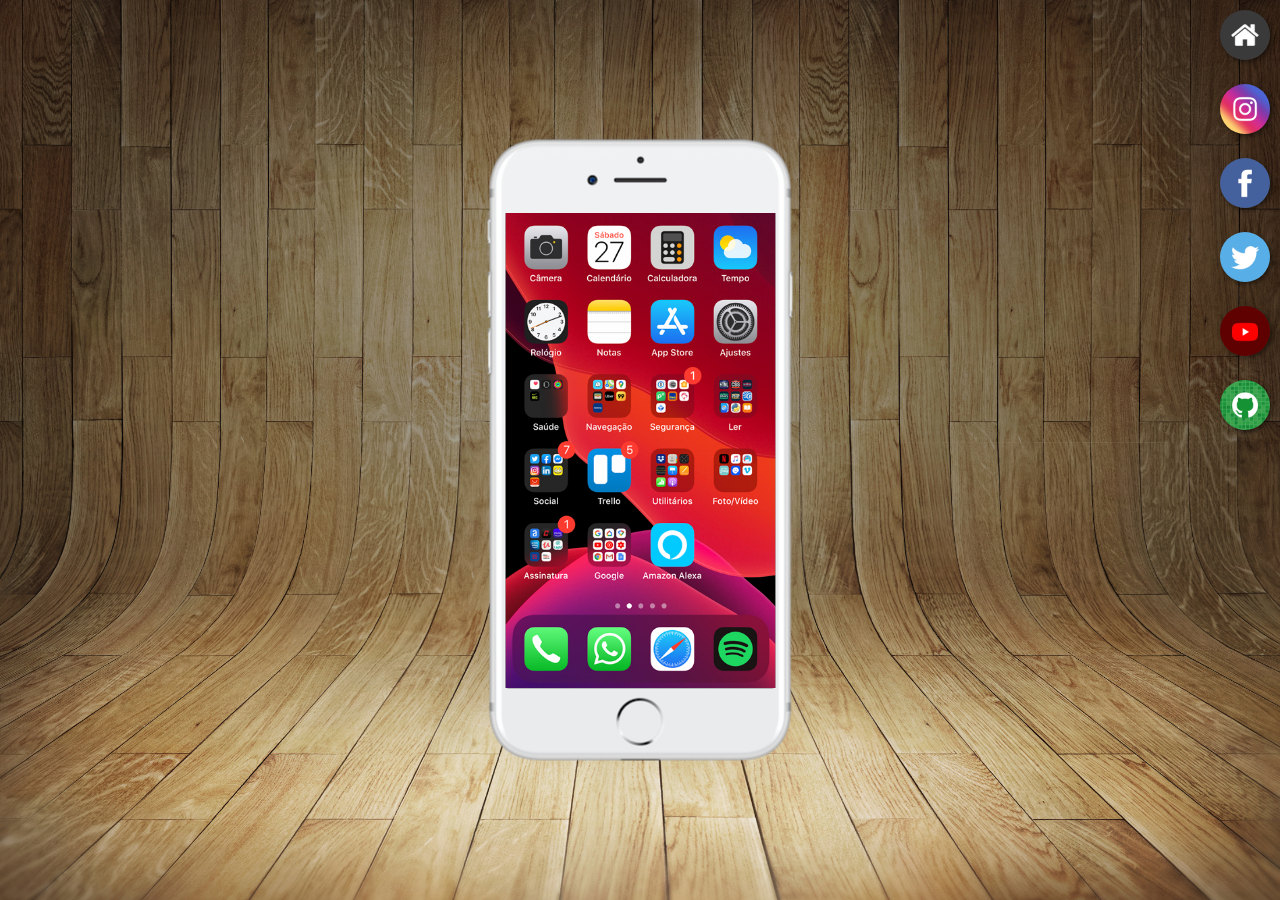
<file: index.html>
<!DOCTYPE html>
<html lang="pt-br">
<head>
    <meta charset="UTF-8">
    <meta name="viewport" content="width=device-width, initial-scale=1.0">
    <link rel="shortcut icon" href="favicon.ico" type="image/x-icon">
    <title>Projeto Redes Social</title>
    <link rel="stylesheet" href="estilos/style.css">
</head>
<body>
    <main>
        <section id="telefone">
            <iframe src="home.html" name="tela" id="tela" frameborder="0">
                Seu navegador não suporta iframes.
            </iframe>
            
        </section>
        <section id="redes-sociais">
            <a href="home.html" target="tela"><img src="imagens/logo-home.jpg" alt="home"></a> <br>
            <a href="instagram.html" target="tela"><img src="imagens/logo-instagram.jpg" alt="Instagram"></a> <br>
            <a href="fecebook.html" target="tela"><img src="imagens/logo-facebook.jpg" alt="Facebook"></a>  <br> 
            <a href="twitter.html" target="tela"><img src="imagens/logo-twitter.jpg" alt="Twitter"></a> <br>
            <a href="youtube.html" target="tela"><img src="imagens/logo-youtube.jpg" alt="YouTube"></a> <br>
            <a href="github.html" target="tela"><img src="imagens/logo-github.jpg" alt="GitHub"></a>

        </section>
    </main>
    
</body>
</html>
</file>
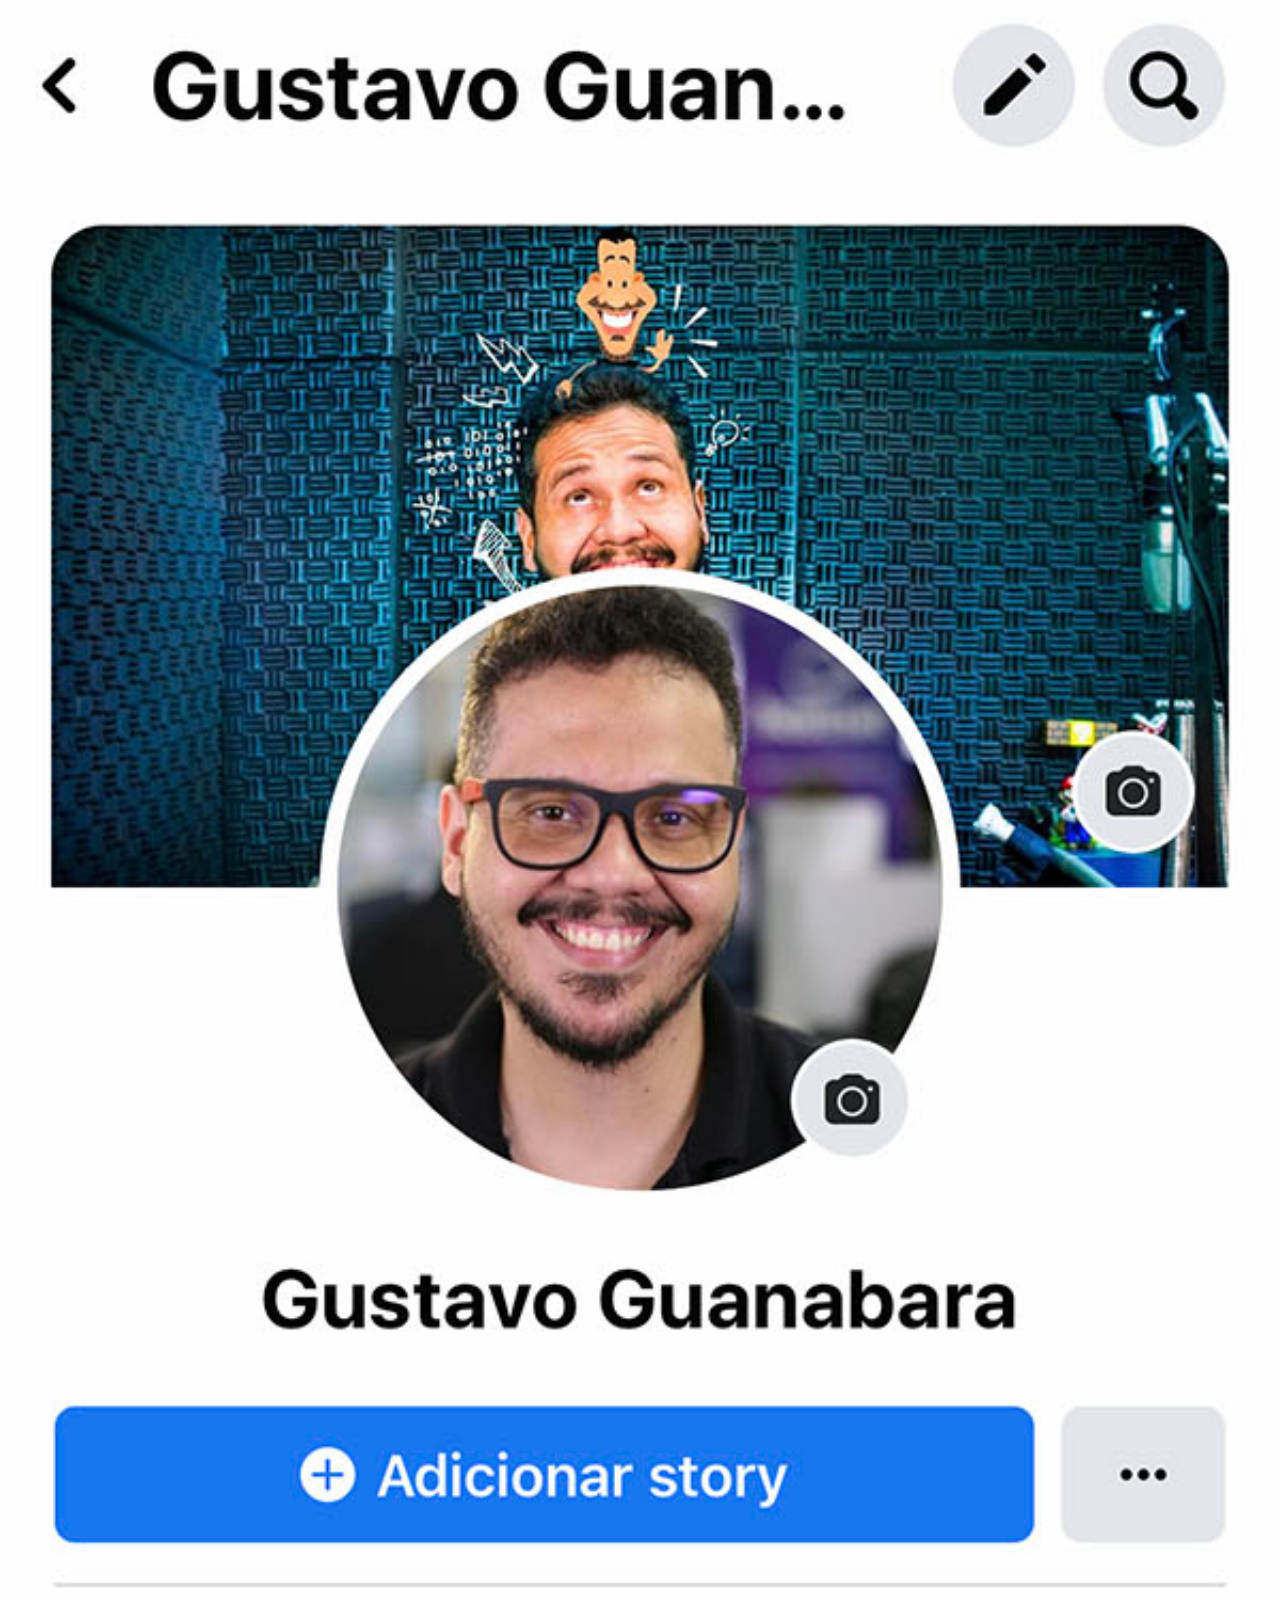
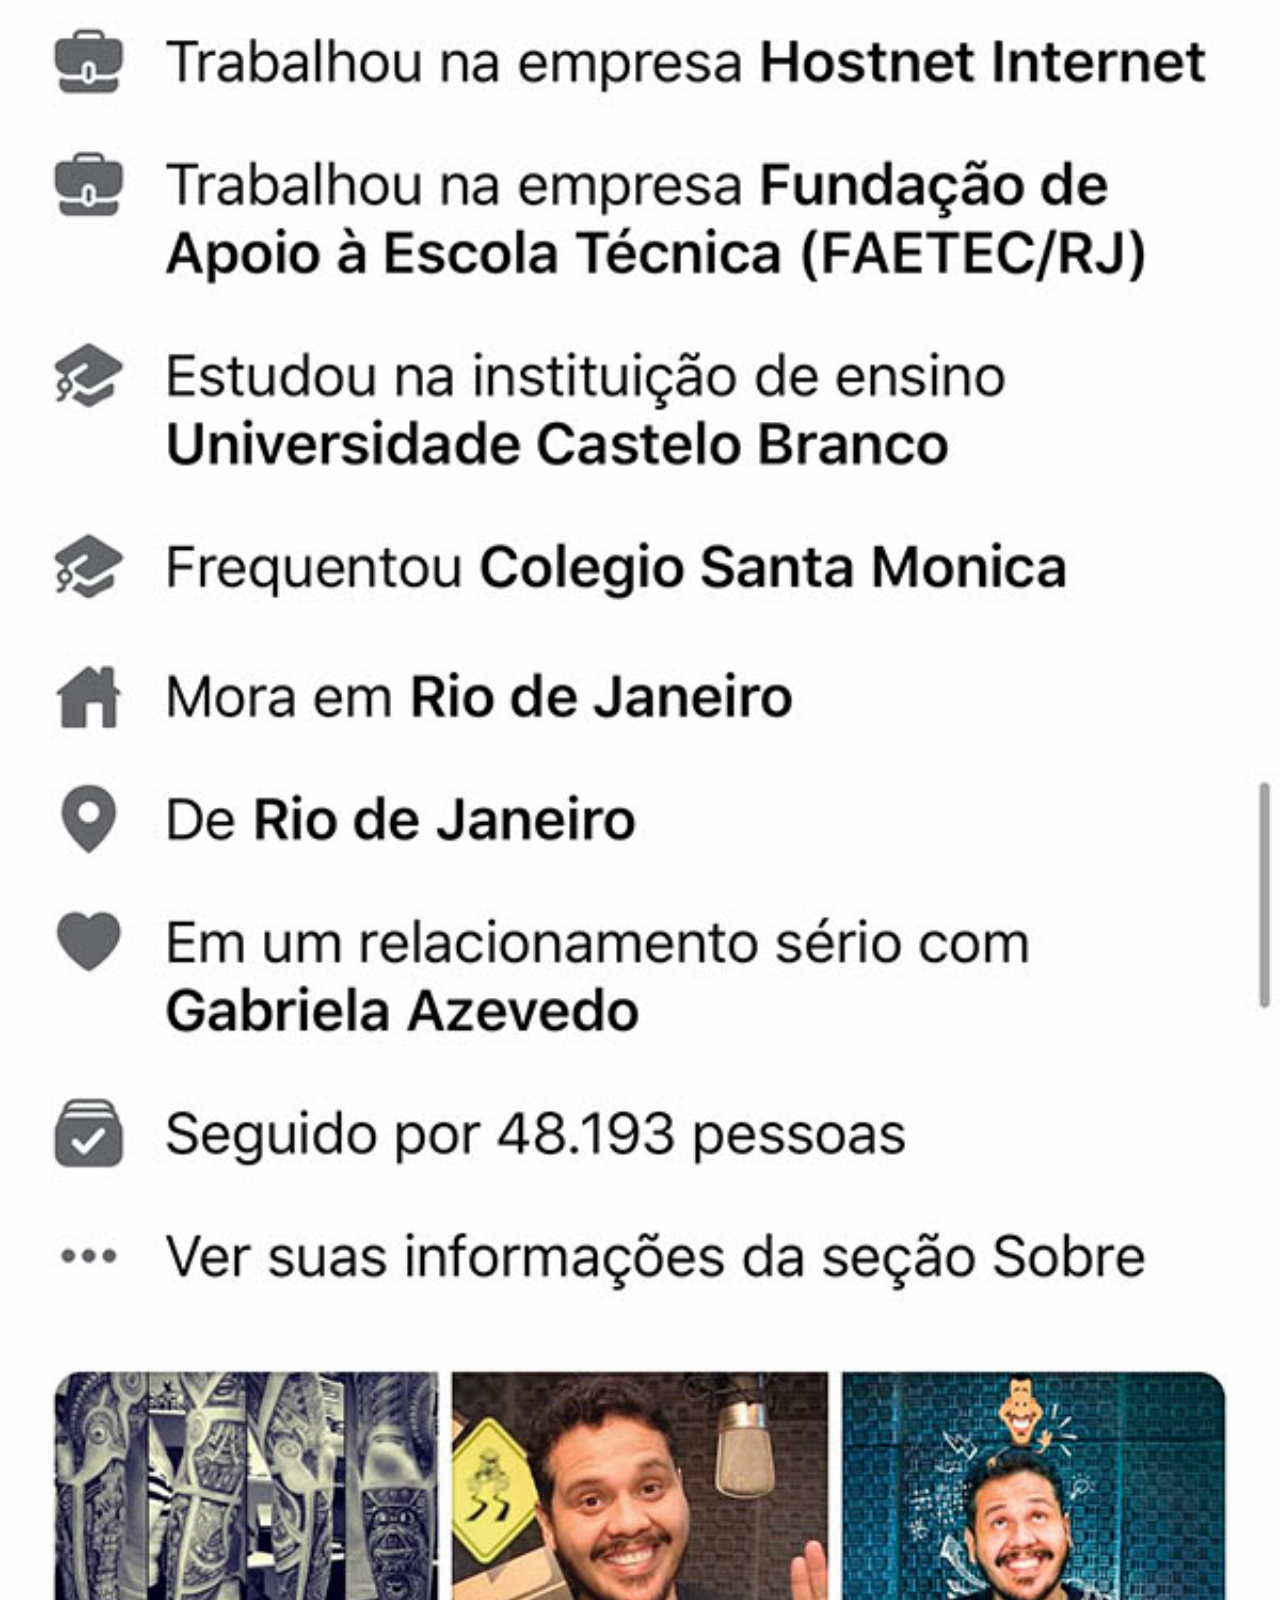
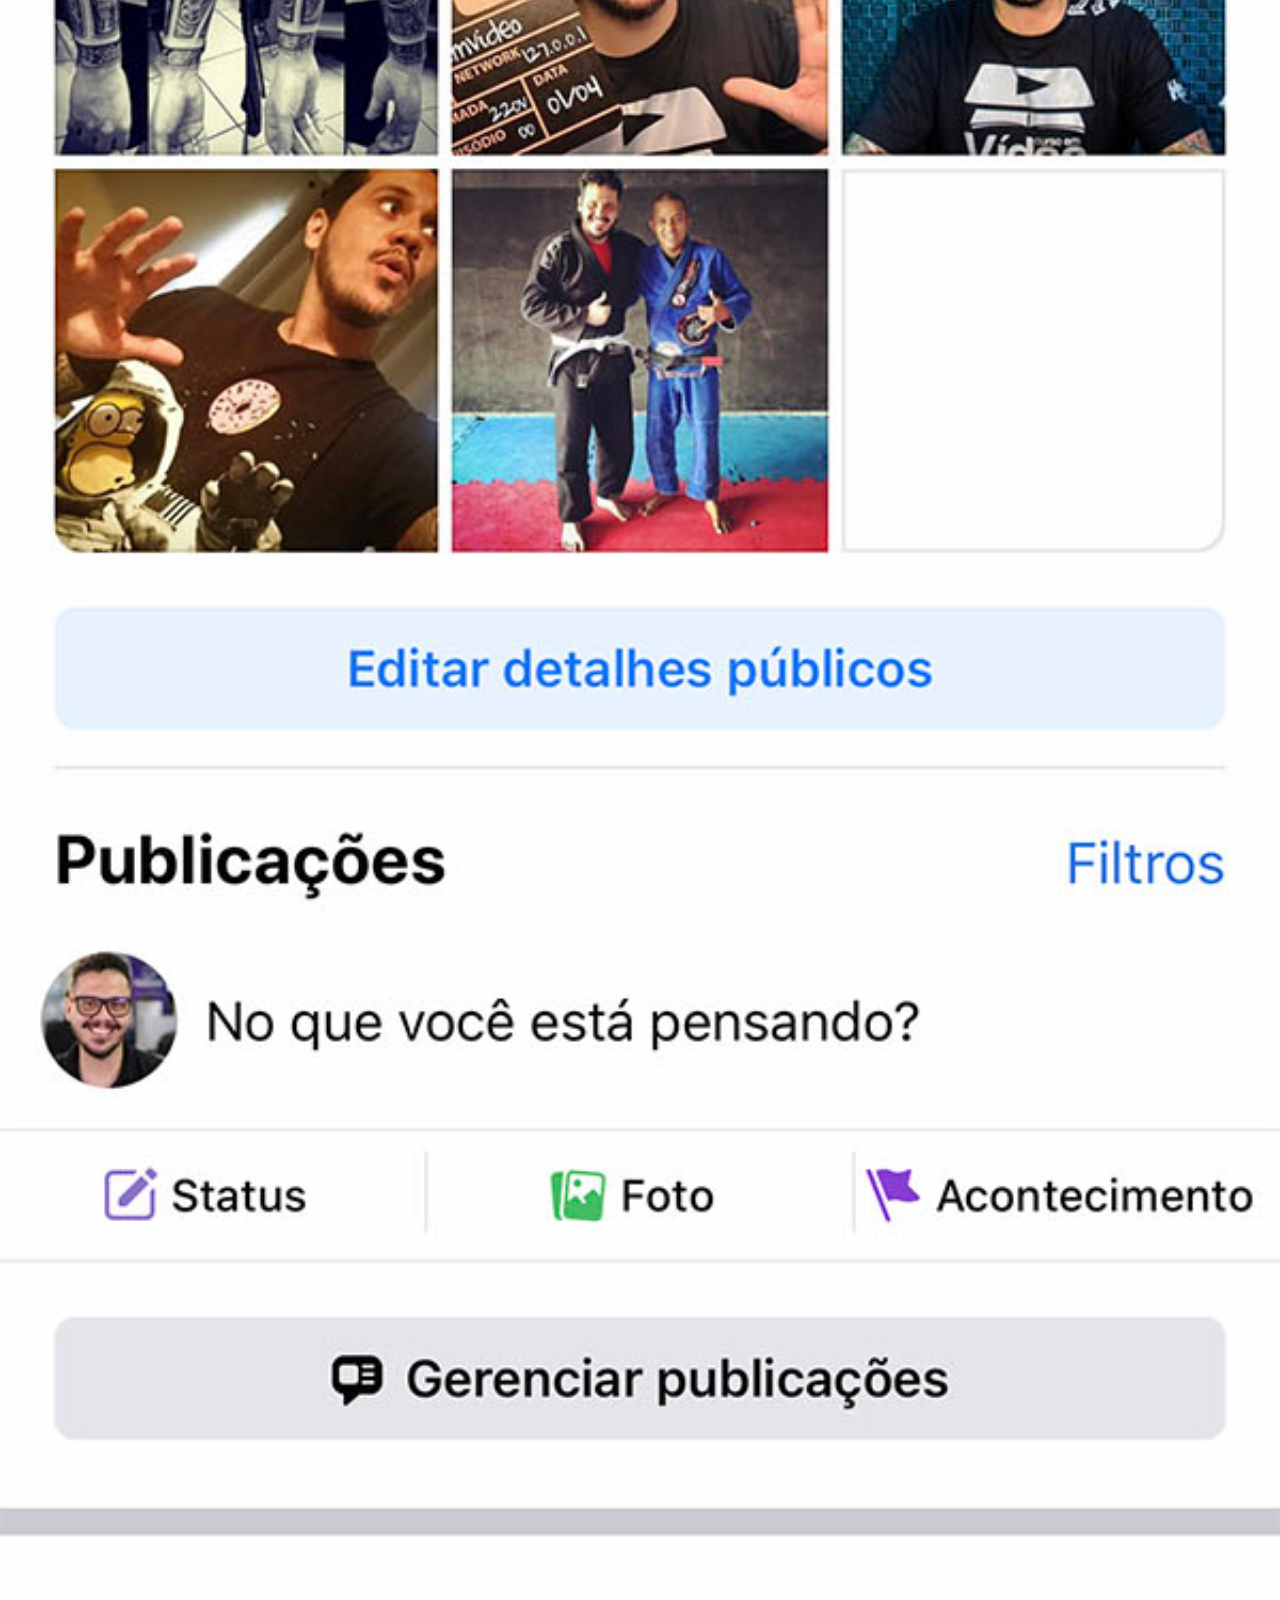
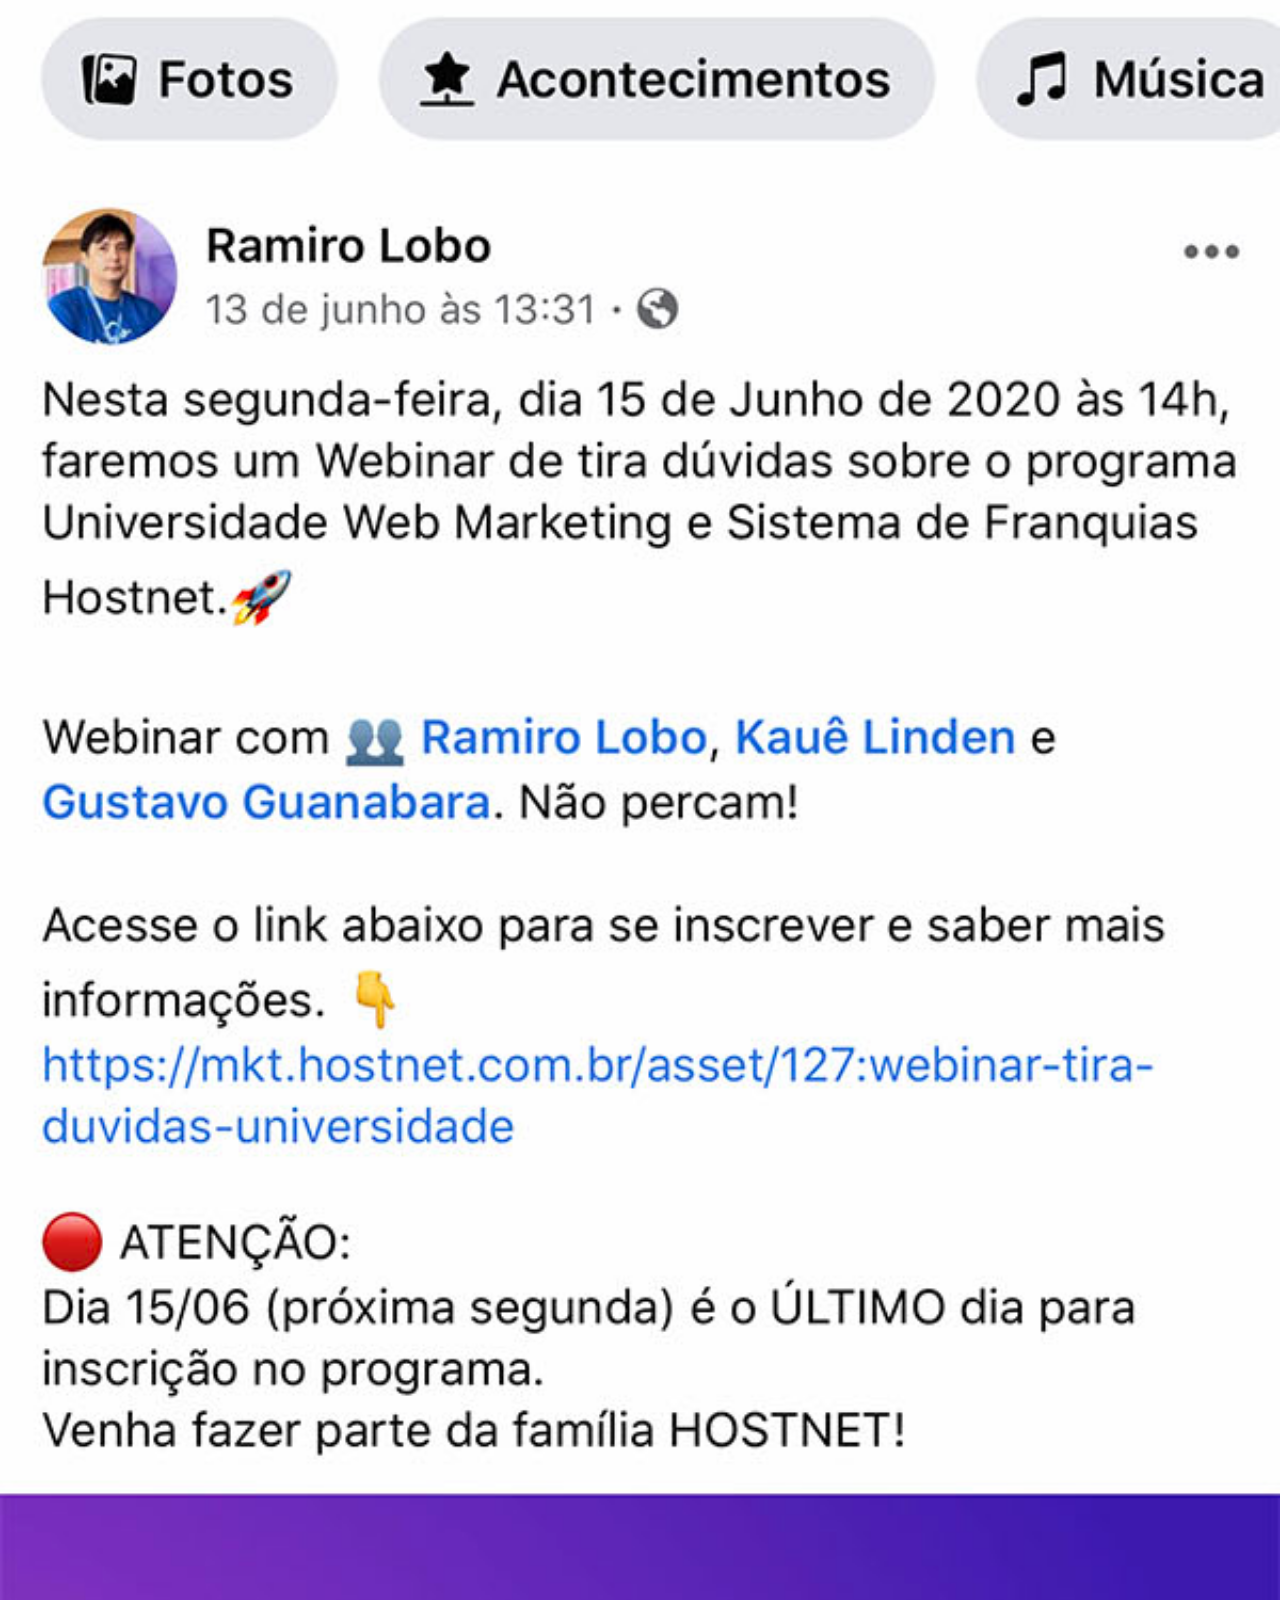
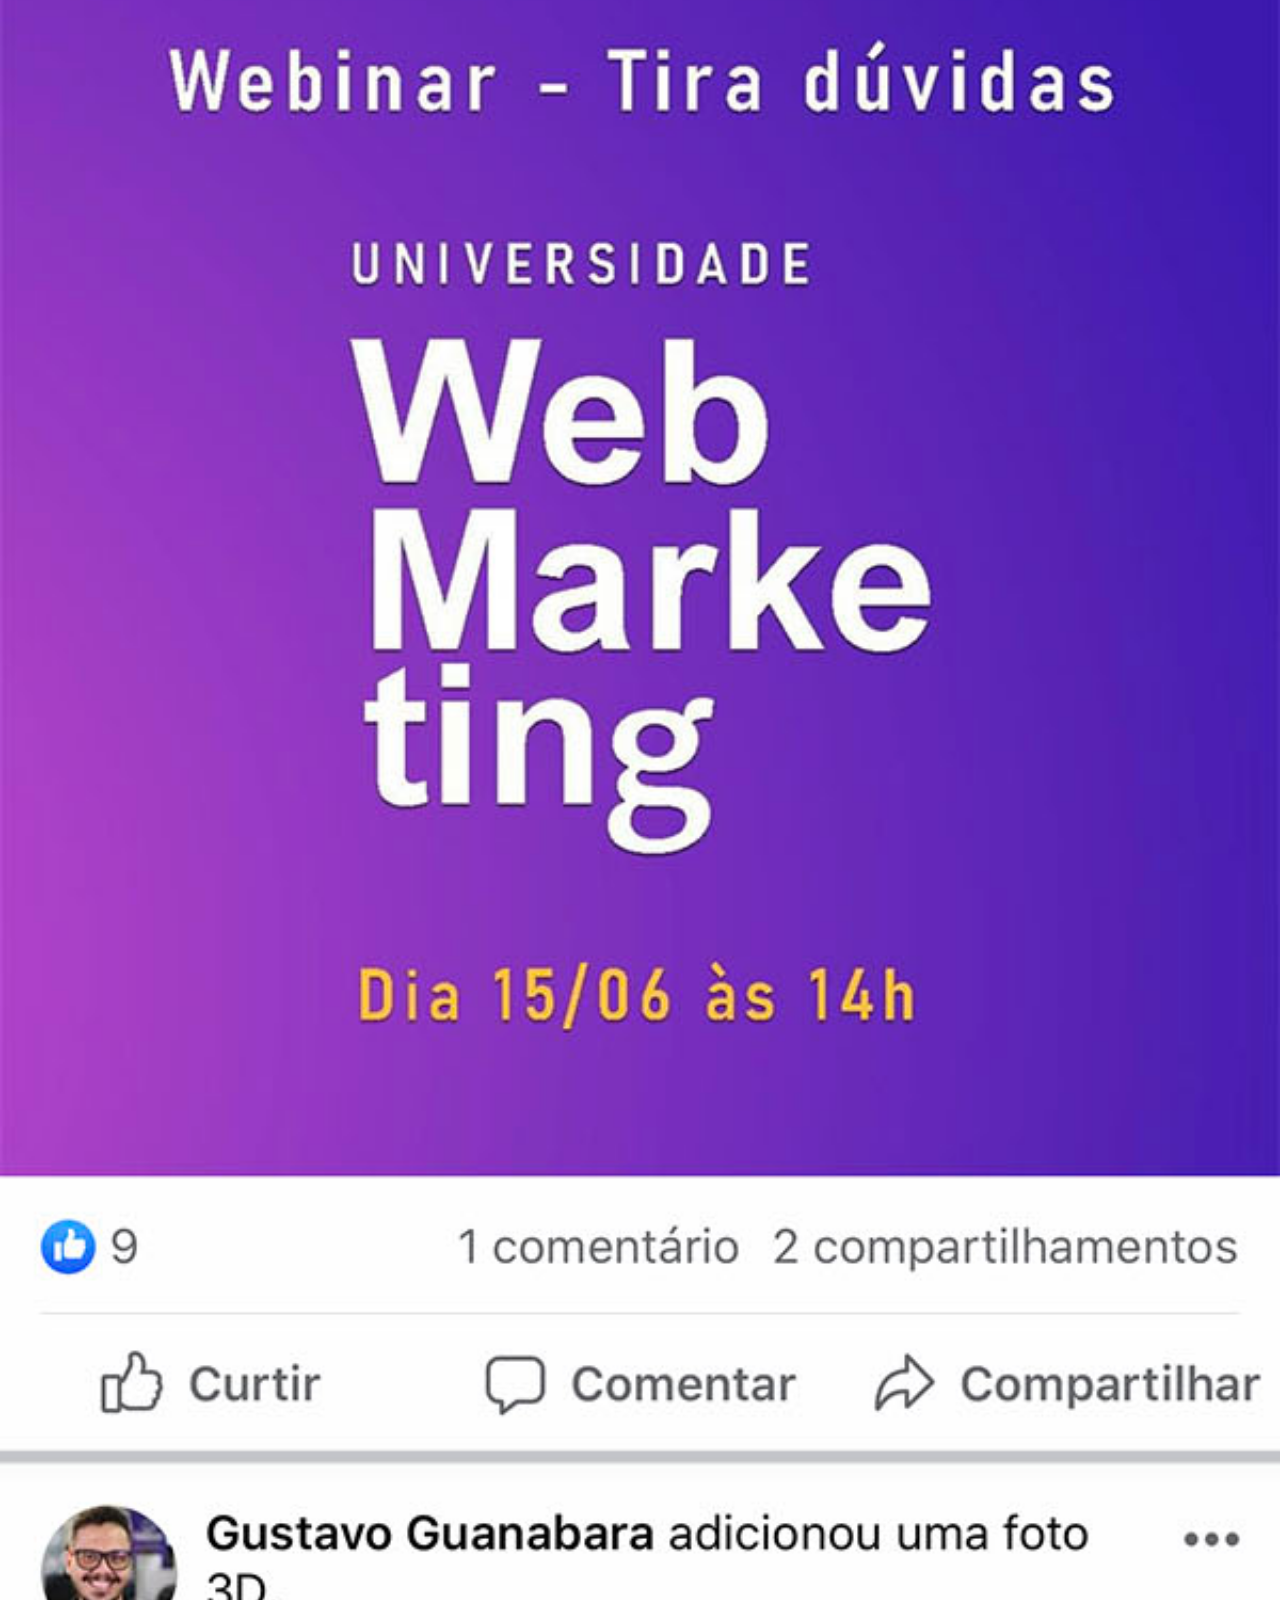
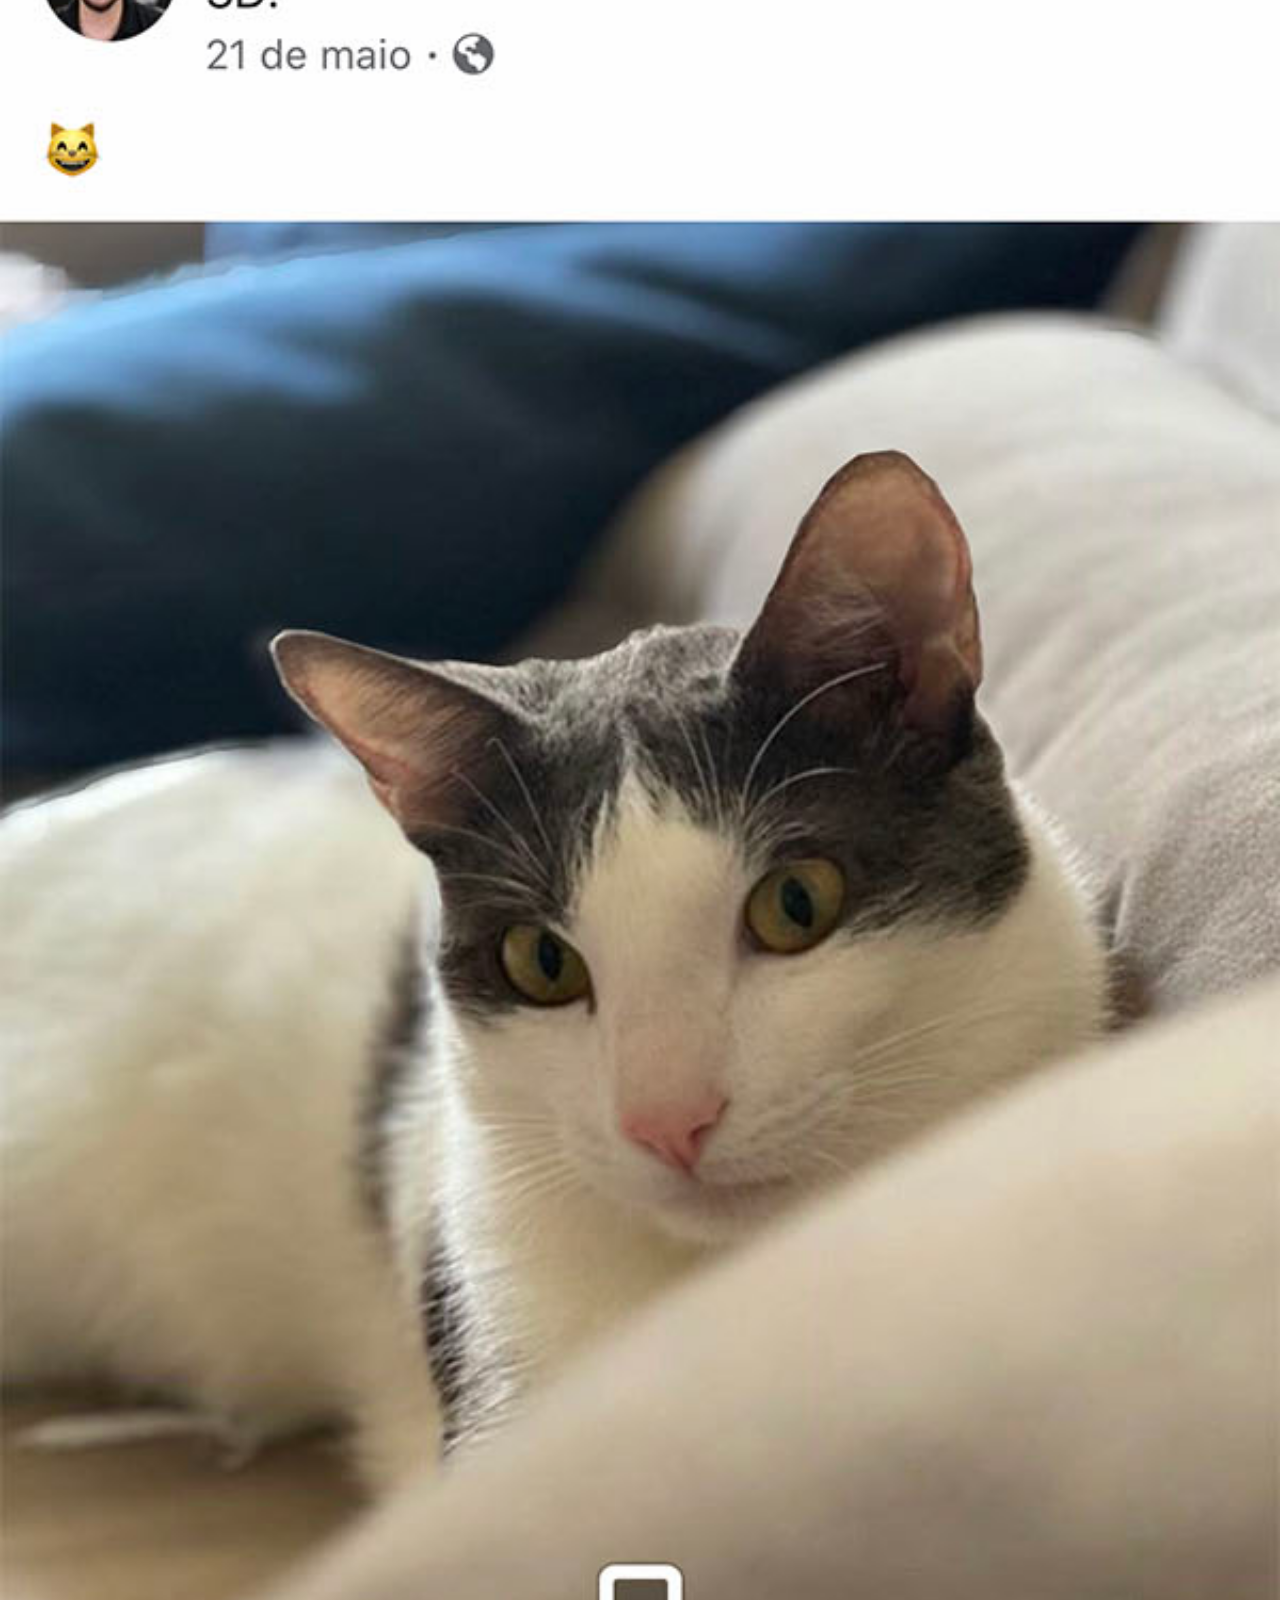
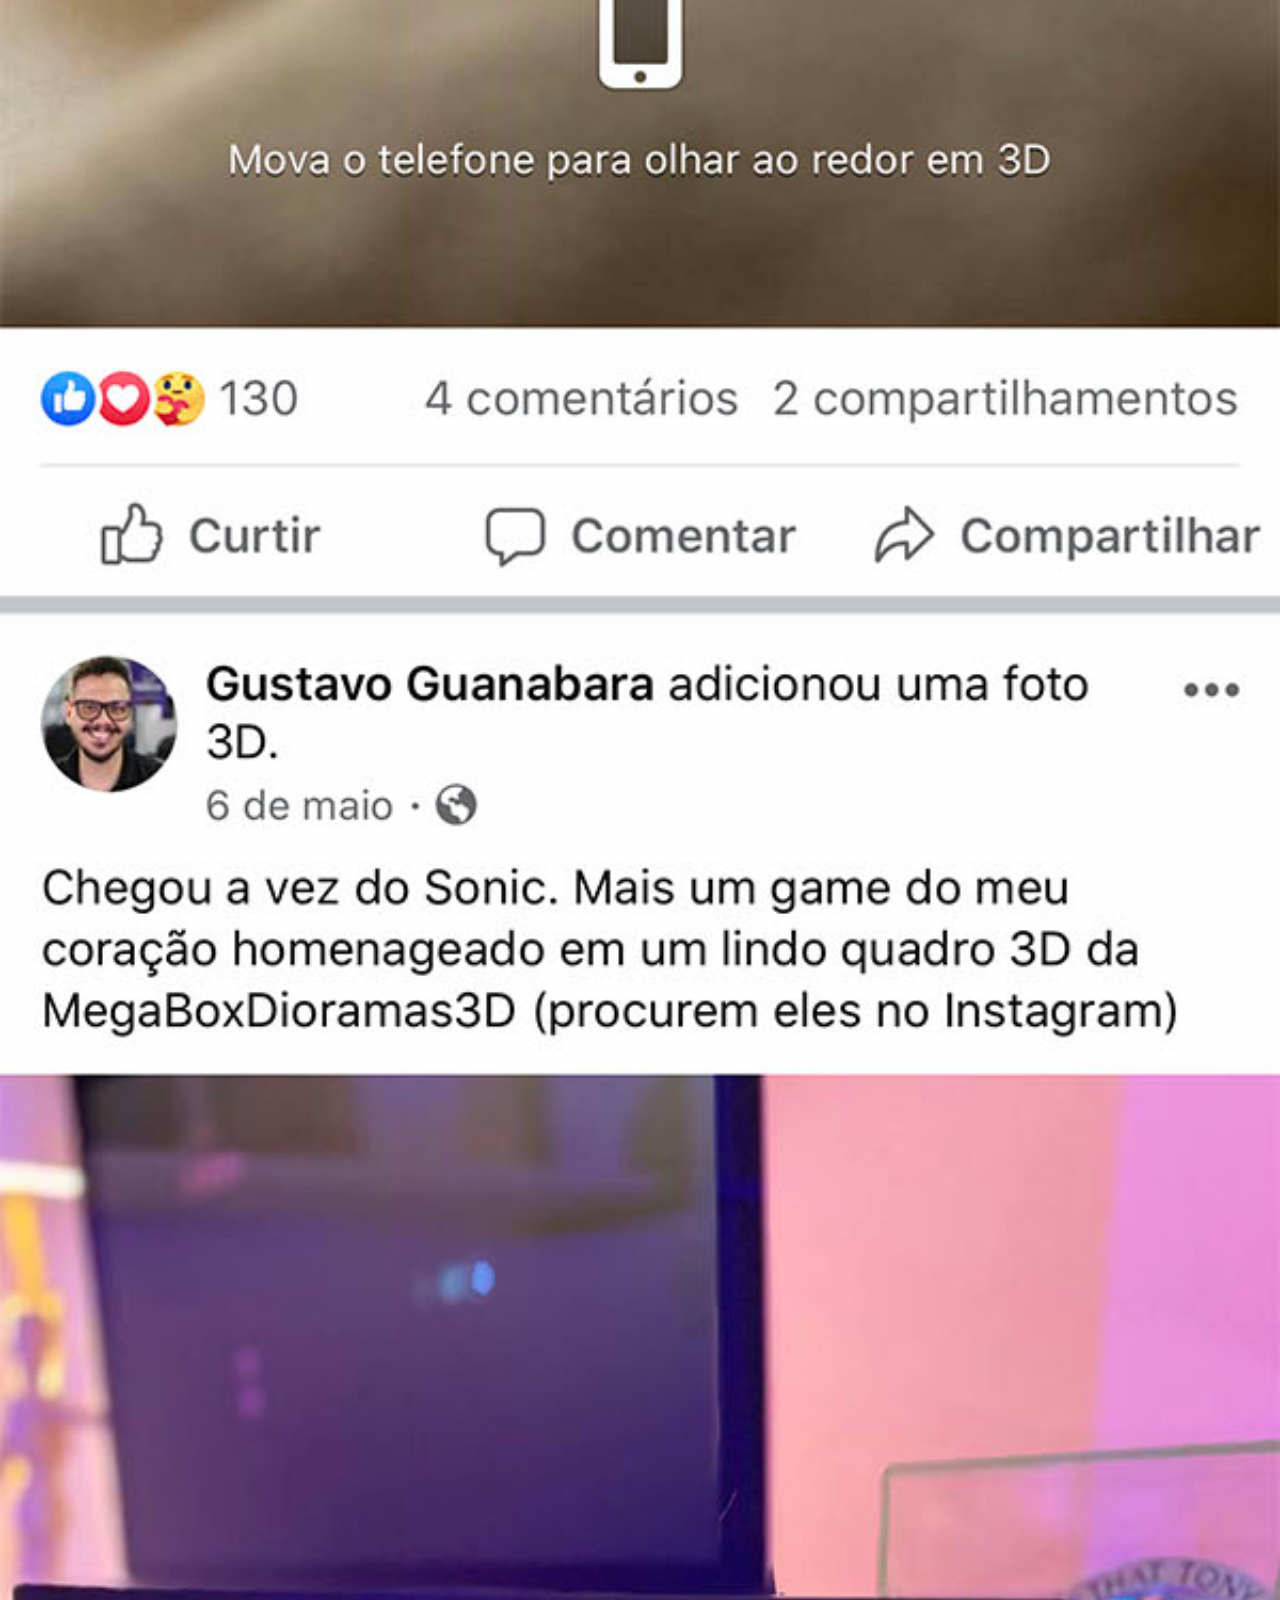
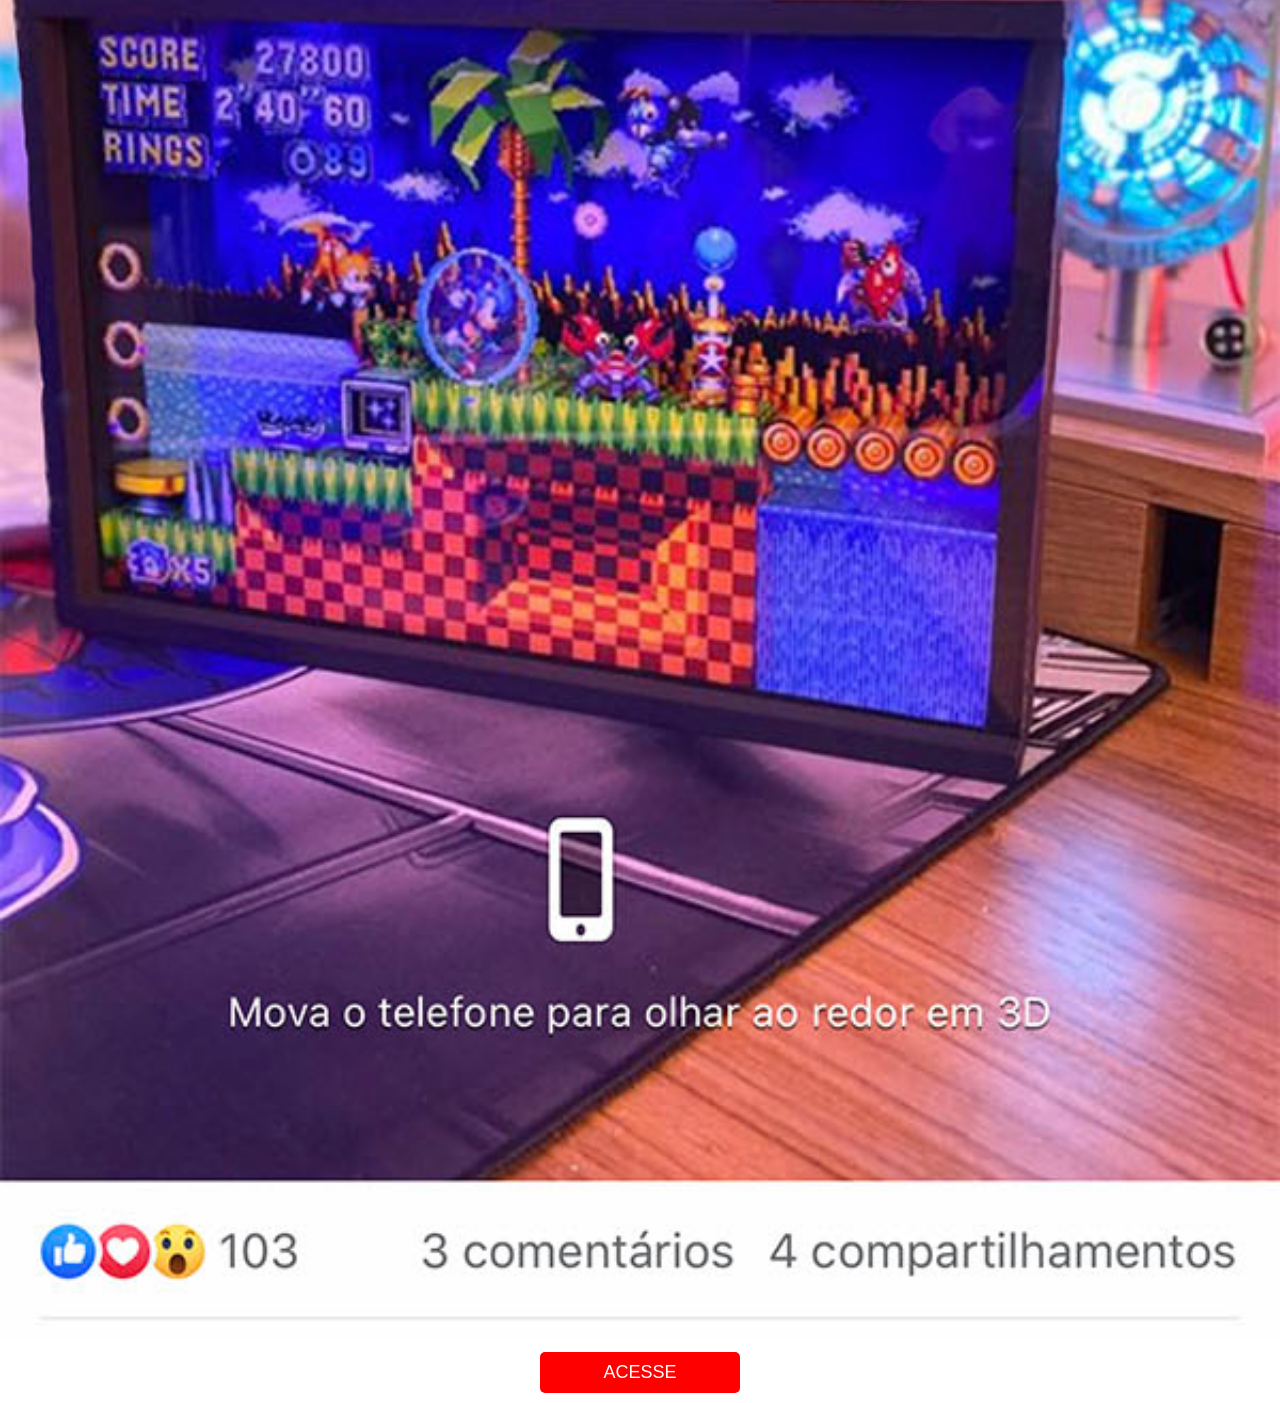
<file: fecebook.html>
<!DOCTYPE html>
<html lang="pt-br">
<head>
    <meta charset="UTF-8">
    <meta name="viewport" content="width=device-width, initial-scale=1.0">
    <title>Facebook</title>
    <link rel="stylesheet" href="estilos/social.css">
</head>
<body>
    <img src="imagens/tela-facebook.jpg" alt="Tela do Facebook">
    <a href="https://www.facebook.com" target="_blank">ACESSE</a>
</body>
</html>
</file>
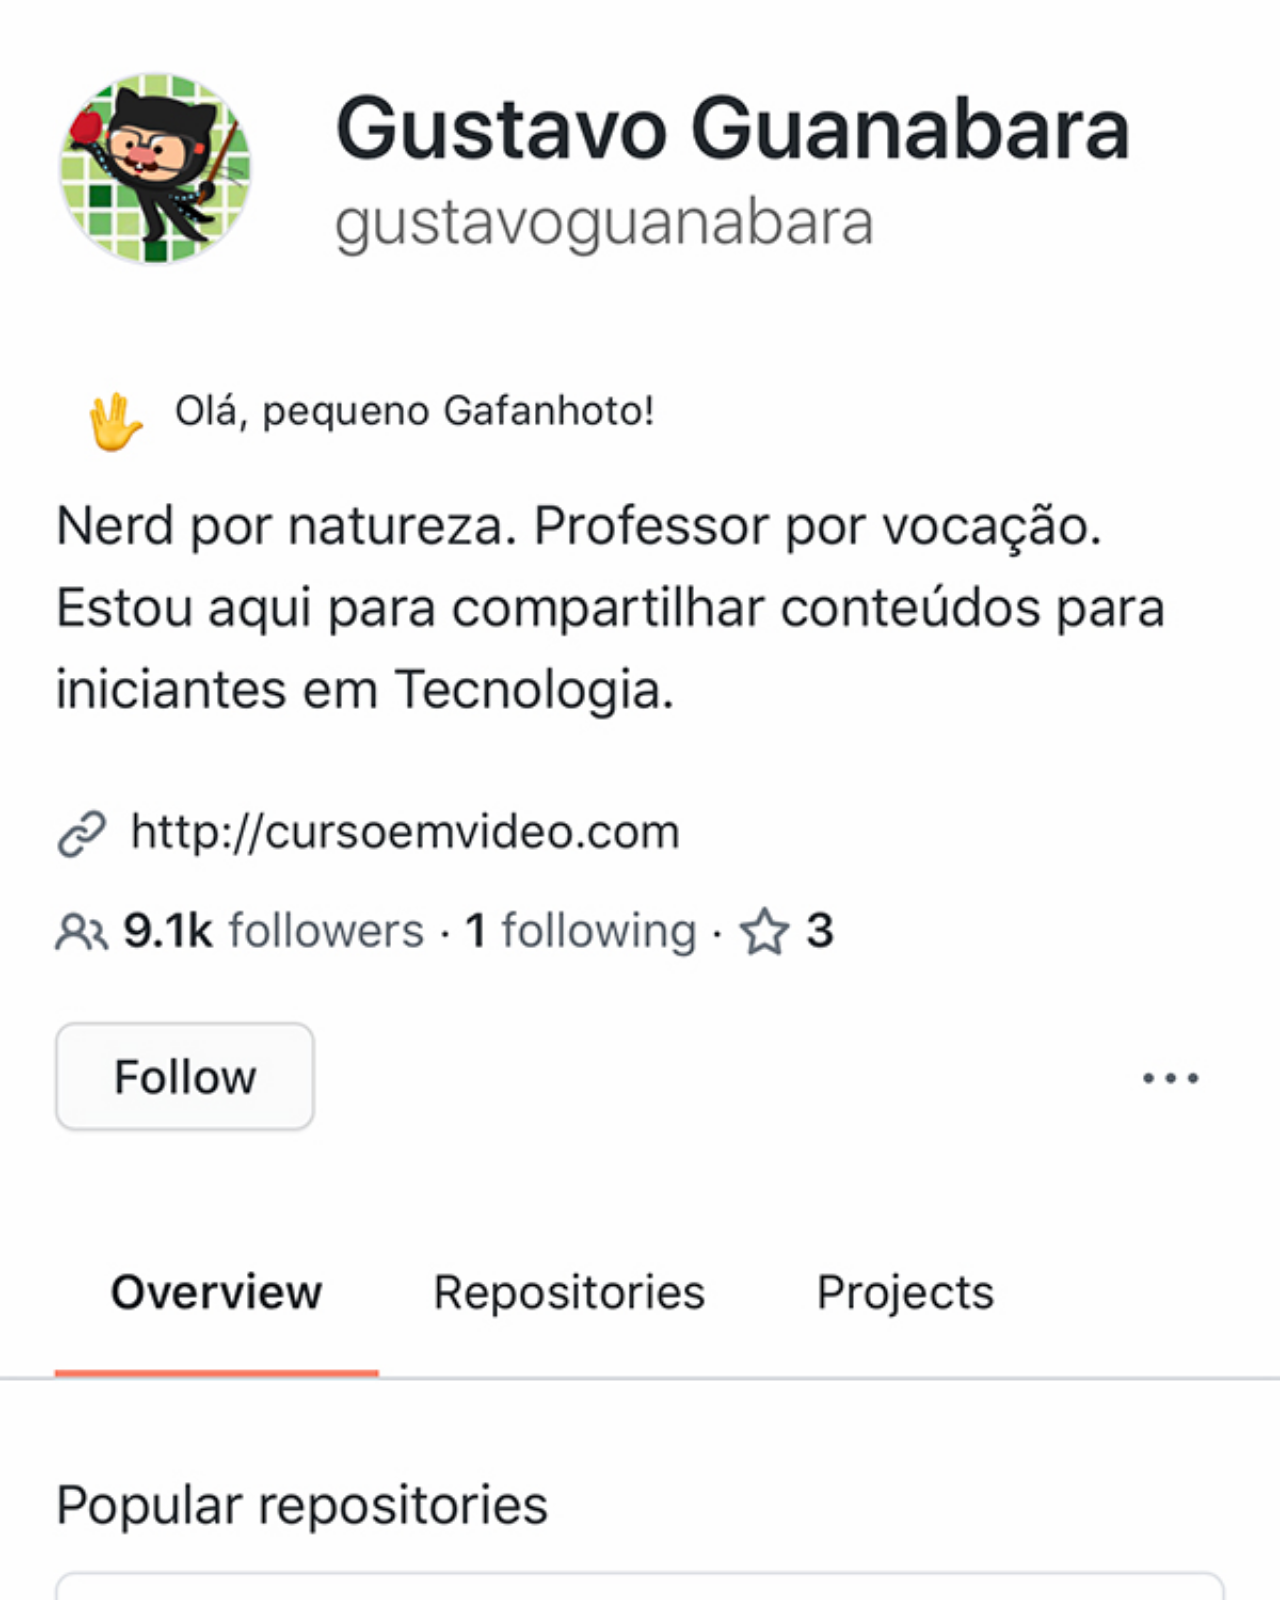
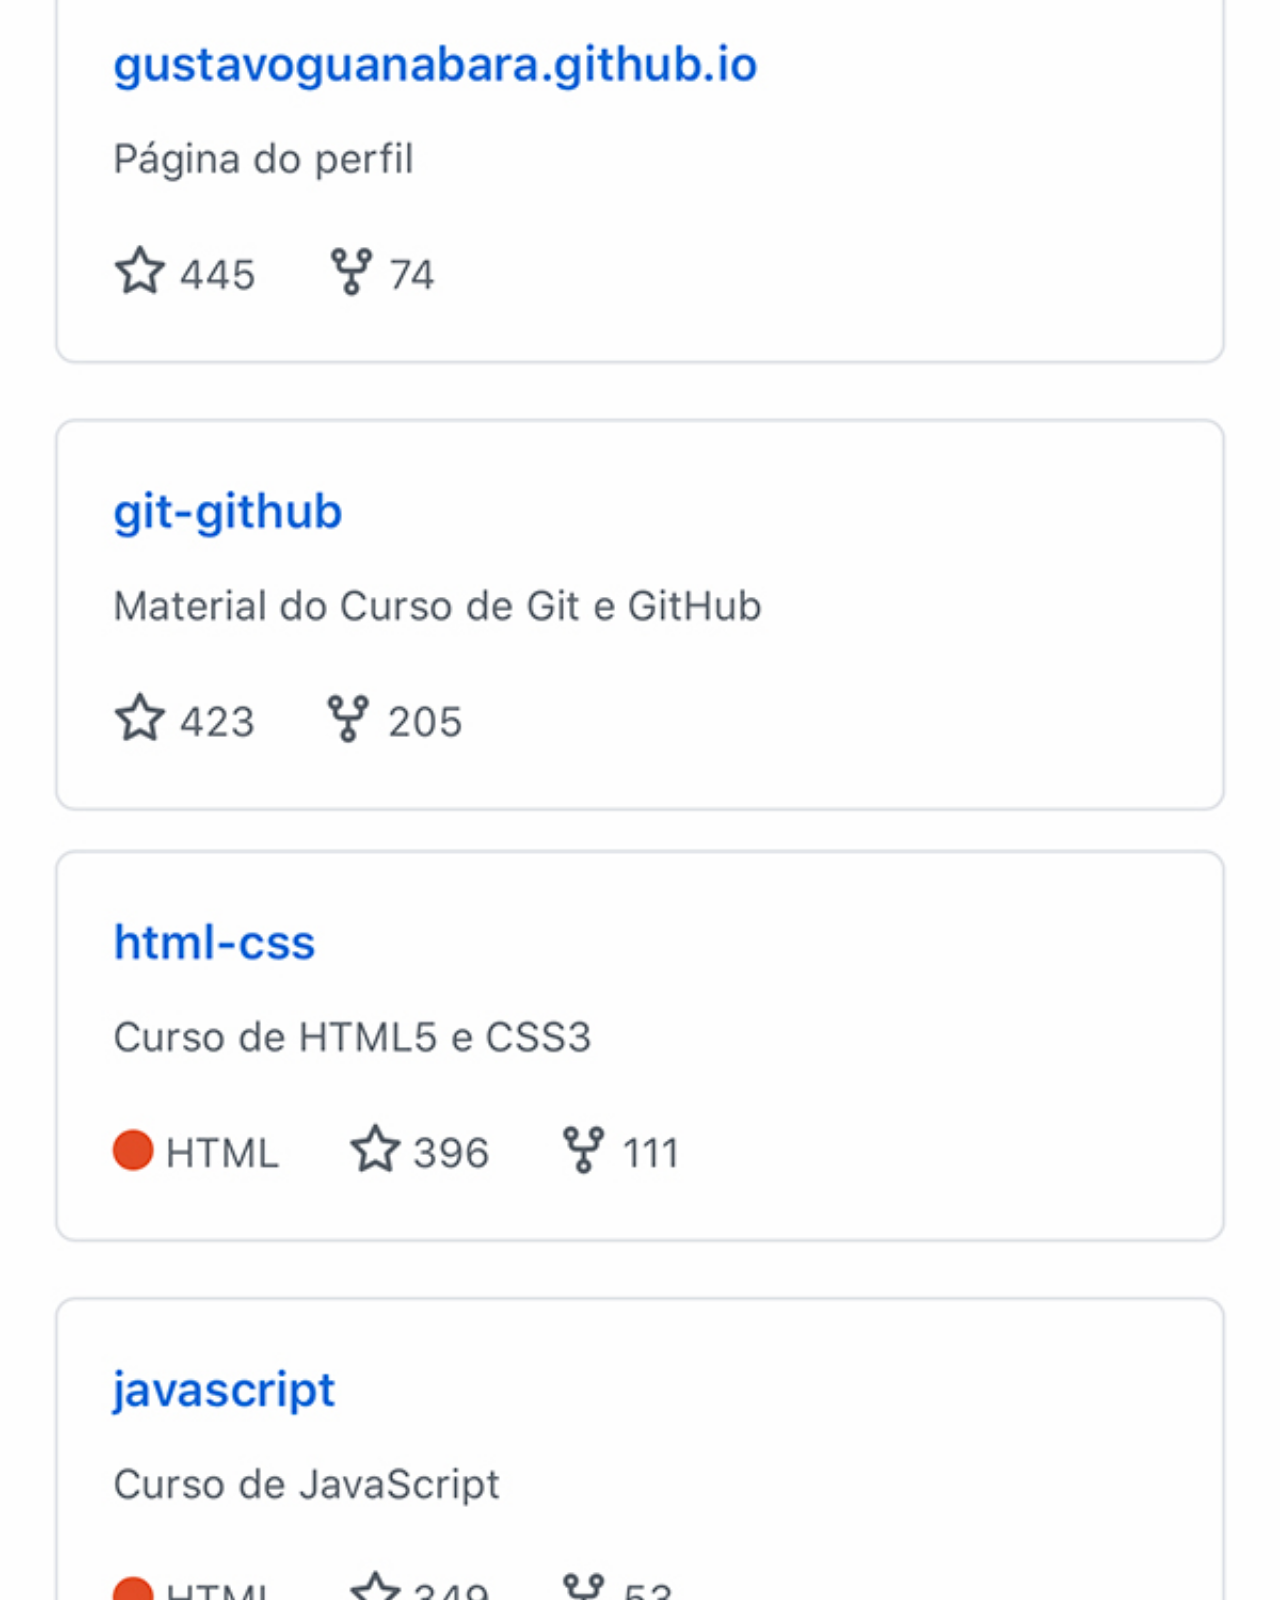
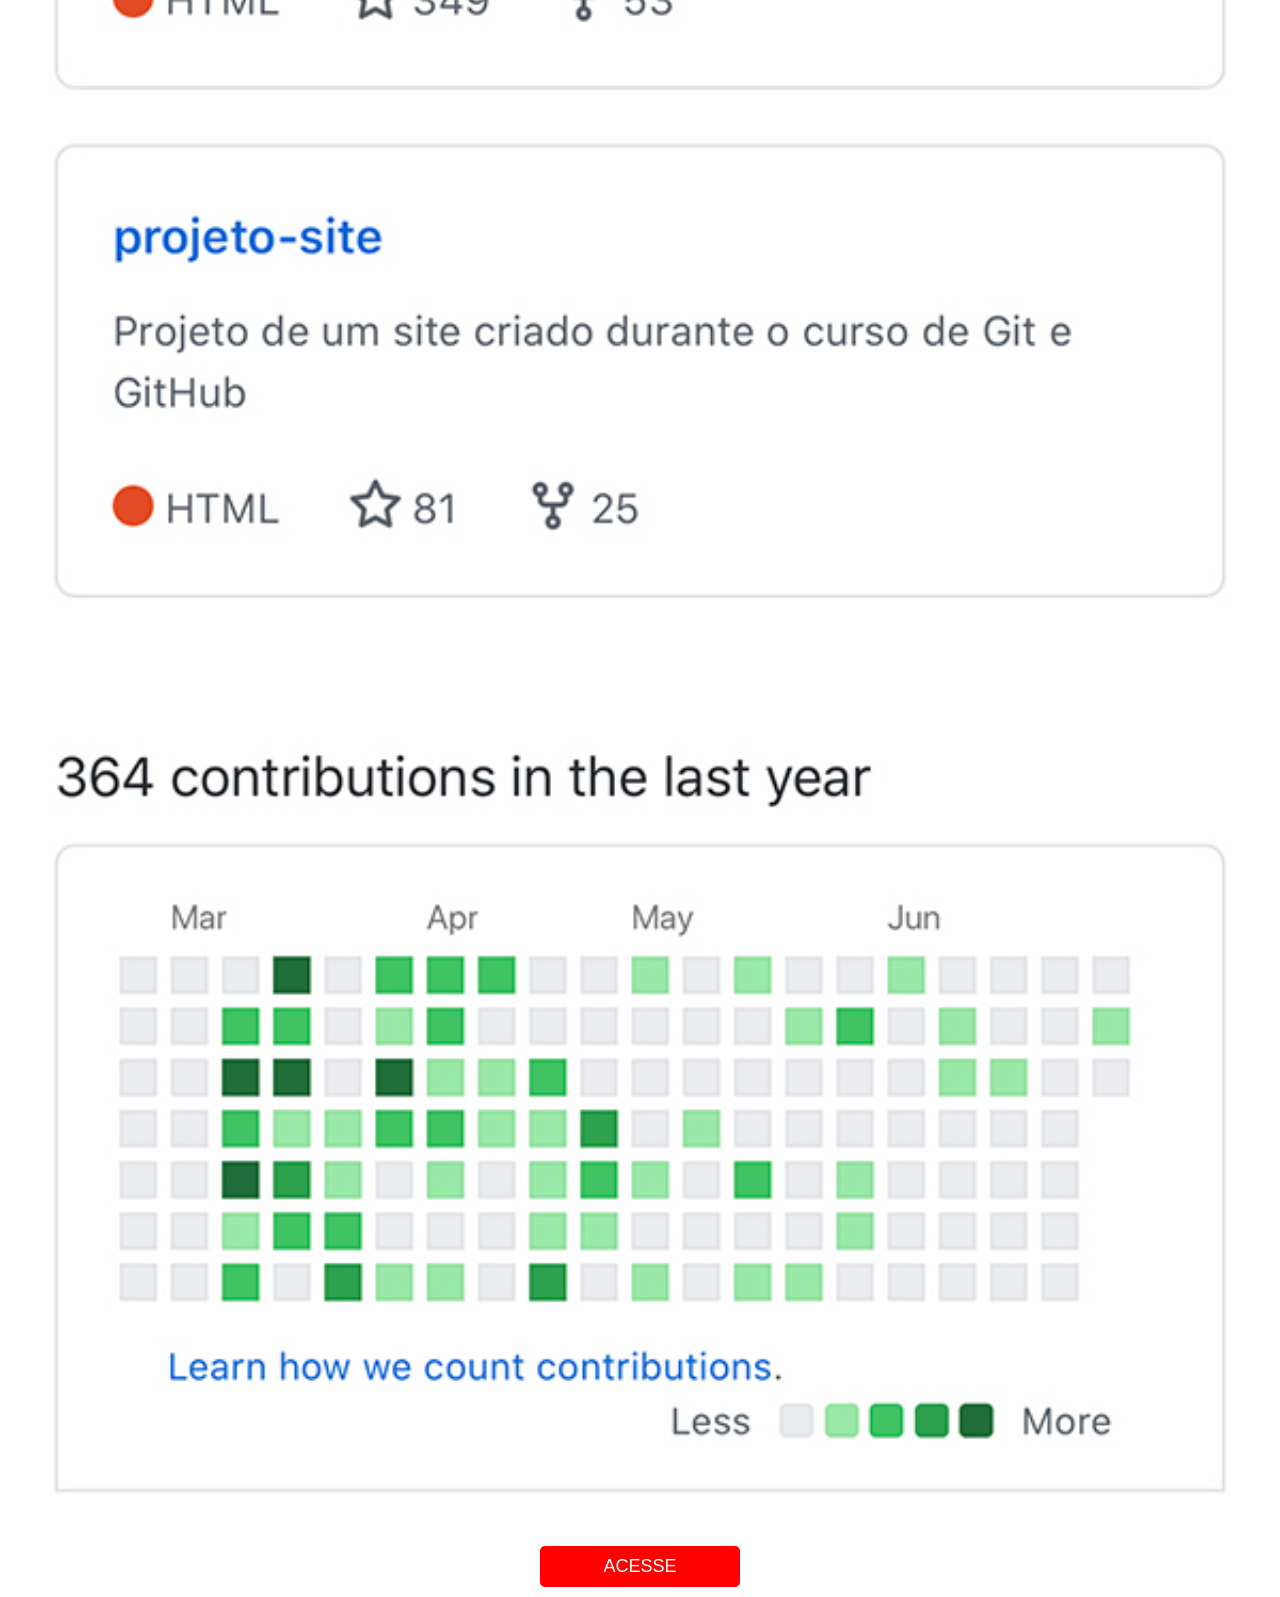
<file: github.html>
<!DOCTYPE html>
<html lang="pt-br">
<head>
    <meta charset="UTF-8">
    <meta name="viewport" content="width=device-width, initial-scale=1.0">
    <title>GitHub</title>
    <link rel="stylesheet" href="estilos/social.css">
</head>
<body>
    <img src="imagens/tela-github.jpg" alt="Tela do GitHub">
    <a href="https://github.com/CrisanCesar" target="_blank">ACESSE</a>
</body>
</html>
</file>
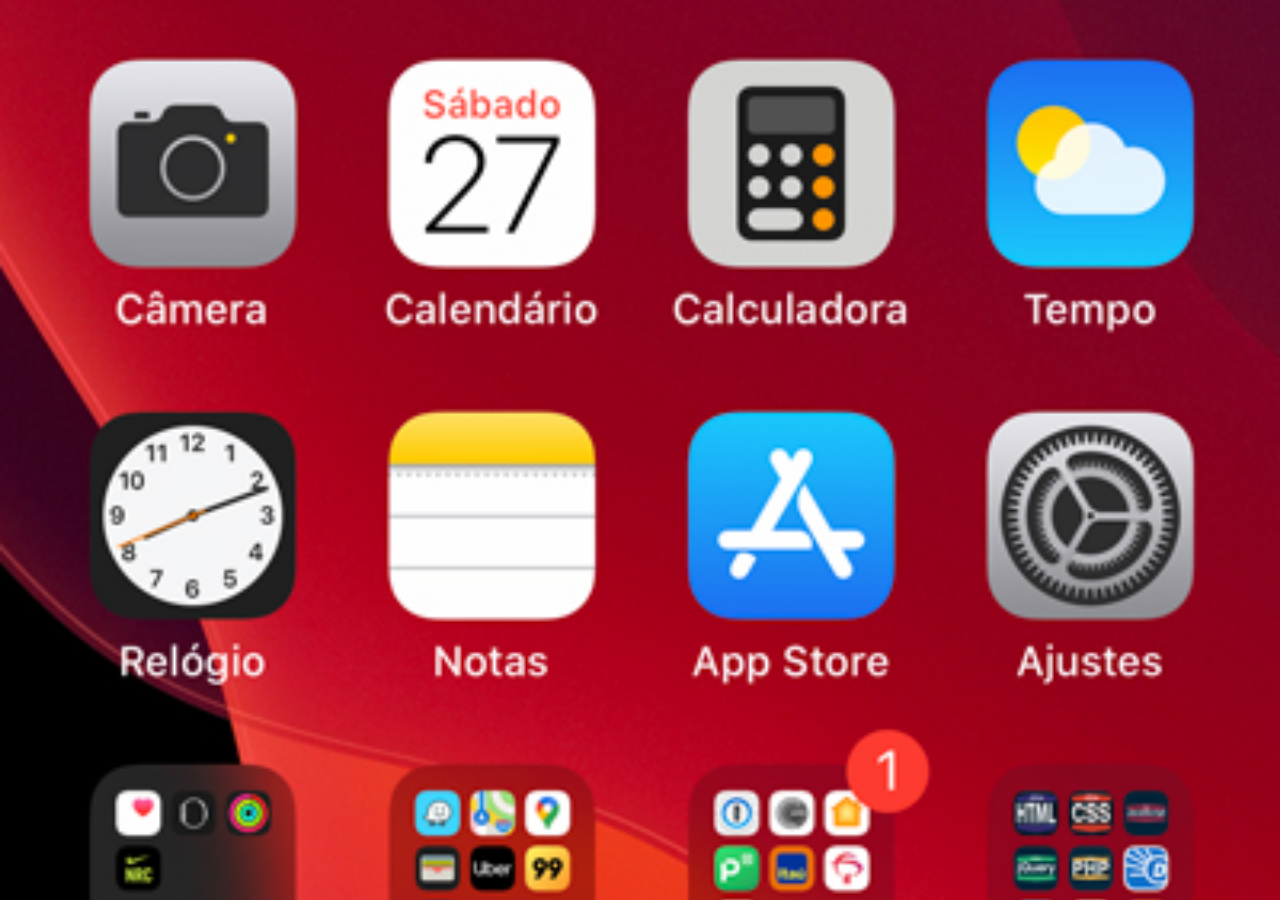
<file: home.html>
<!DOCTYPE html>
<html lang="pt-br">
<head>
    <meta charset="UTF-8">
    <meta name="viewport" content="width=device-width, initial-scale=1.0">
    <title>Home</title>
    <style>
        * {
            margin: 0;
            padding: 0;
            box-sizing: border-box;
        }
        body {
            width: 100vw;
            height: 100vh;
            background: black url("imagens/tela-home.jpg") no-repeat top center;
            background-size: cover;
        }
    </style>
</head>
<body>
    
</body>
</html>
</file>
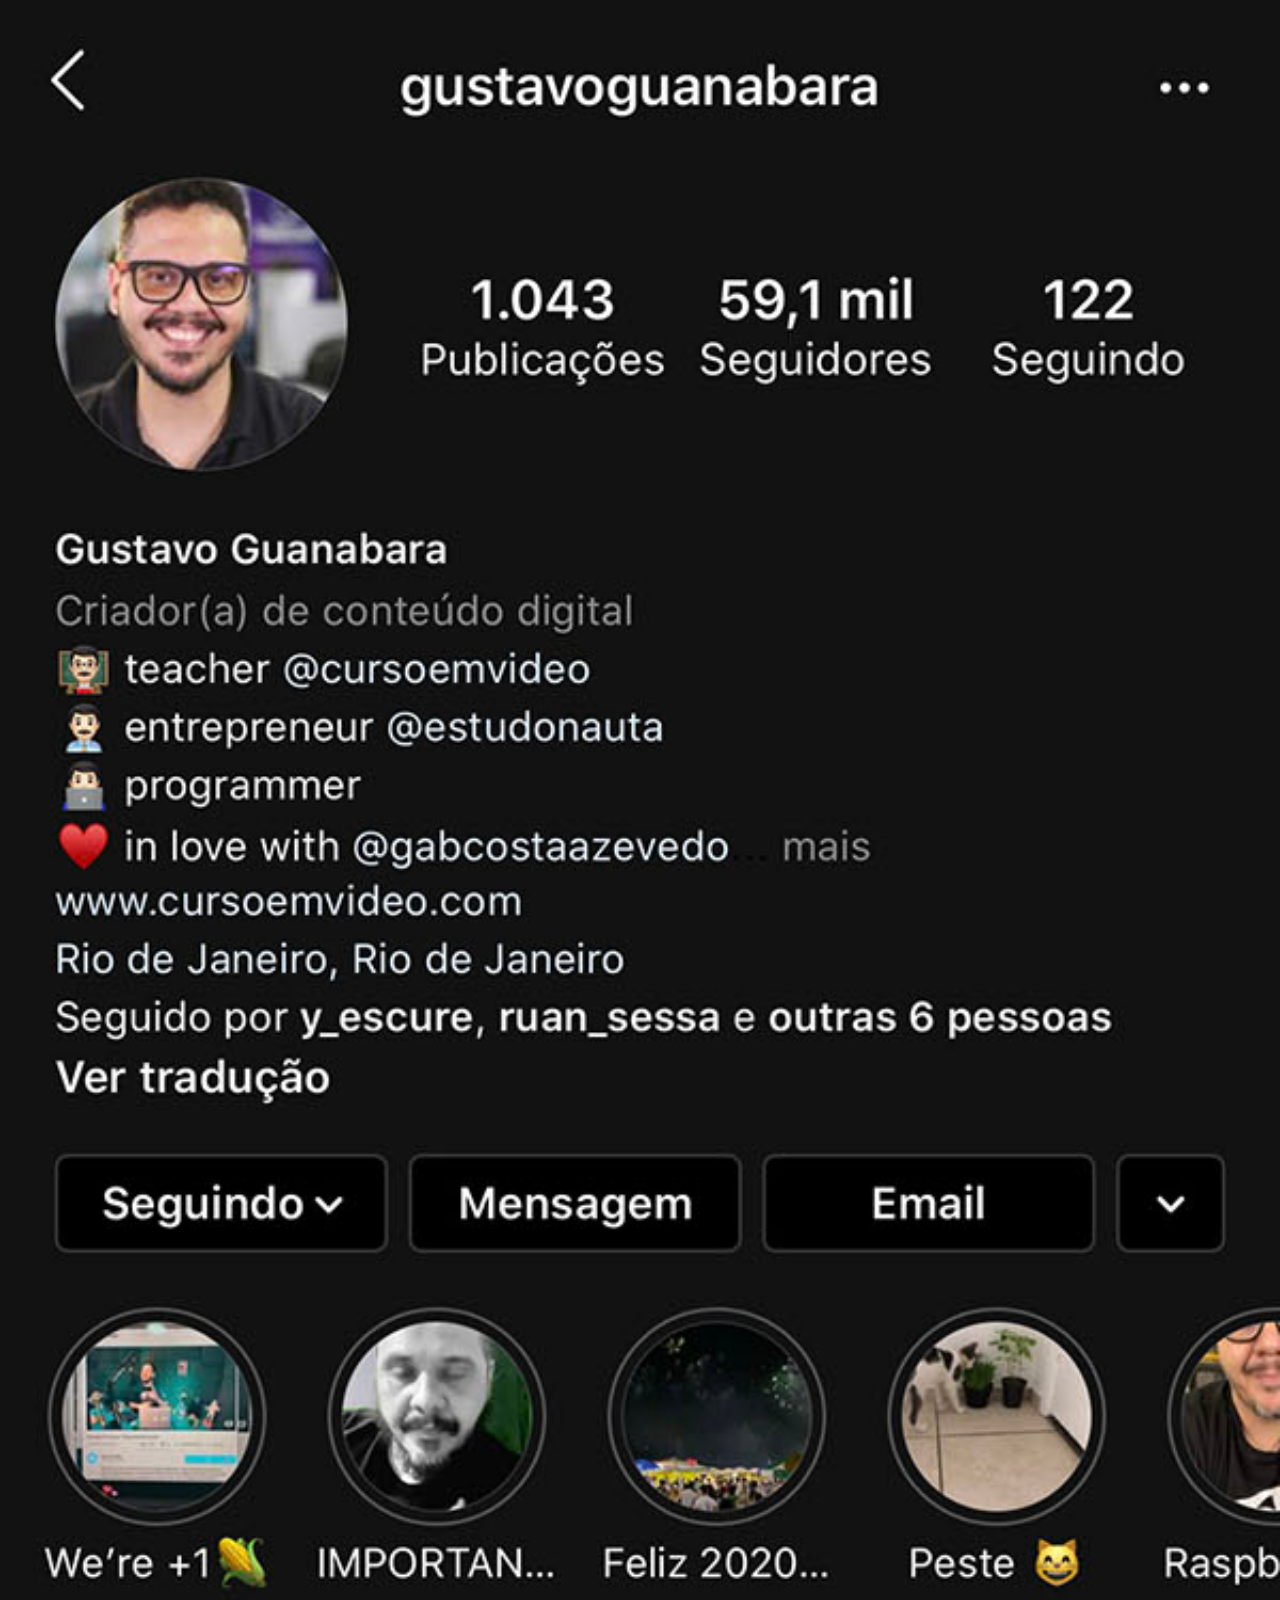
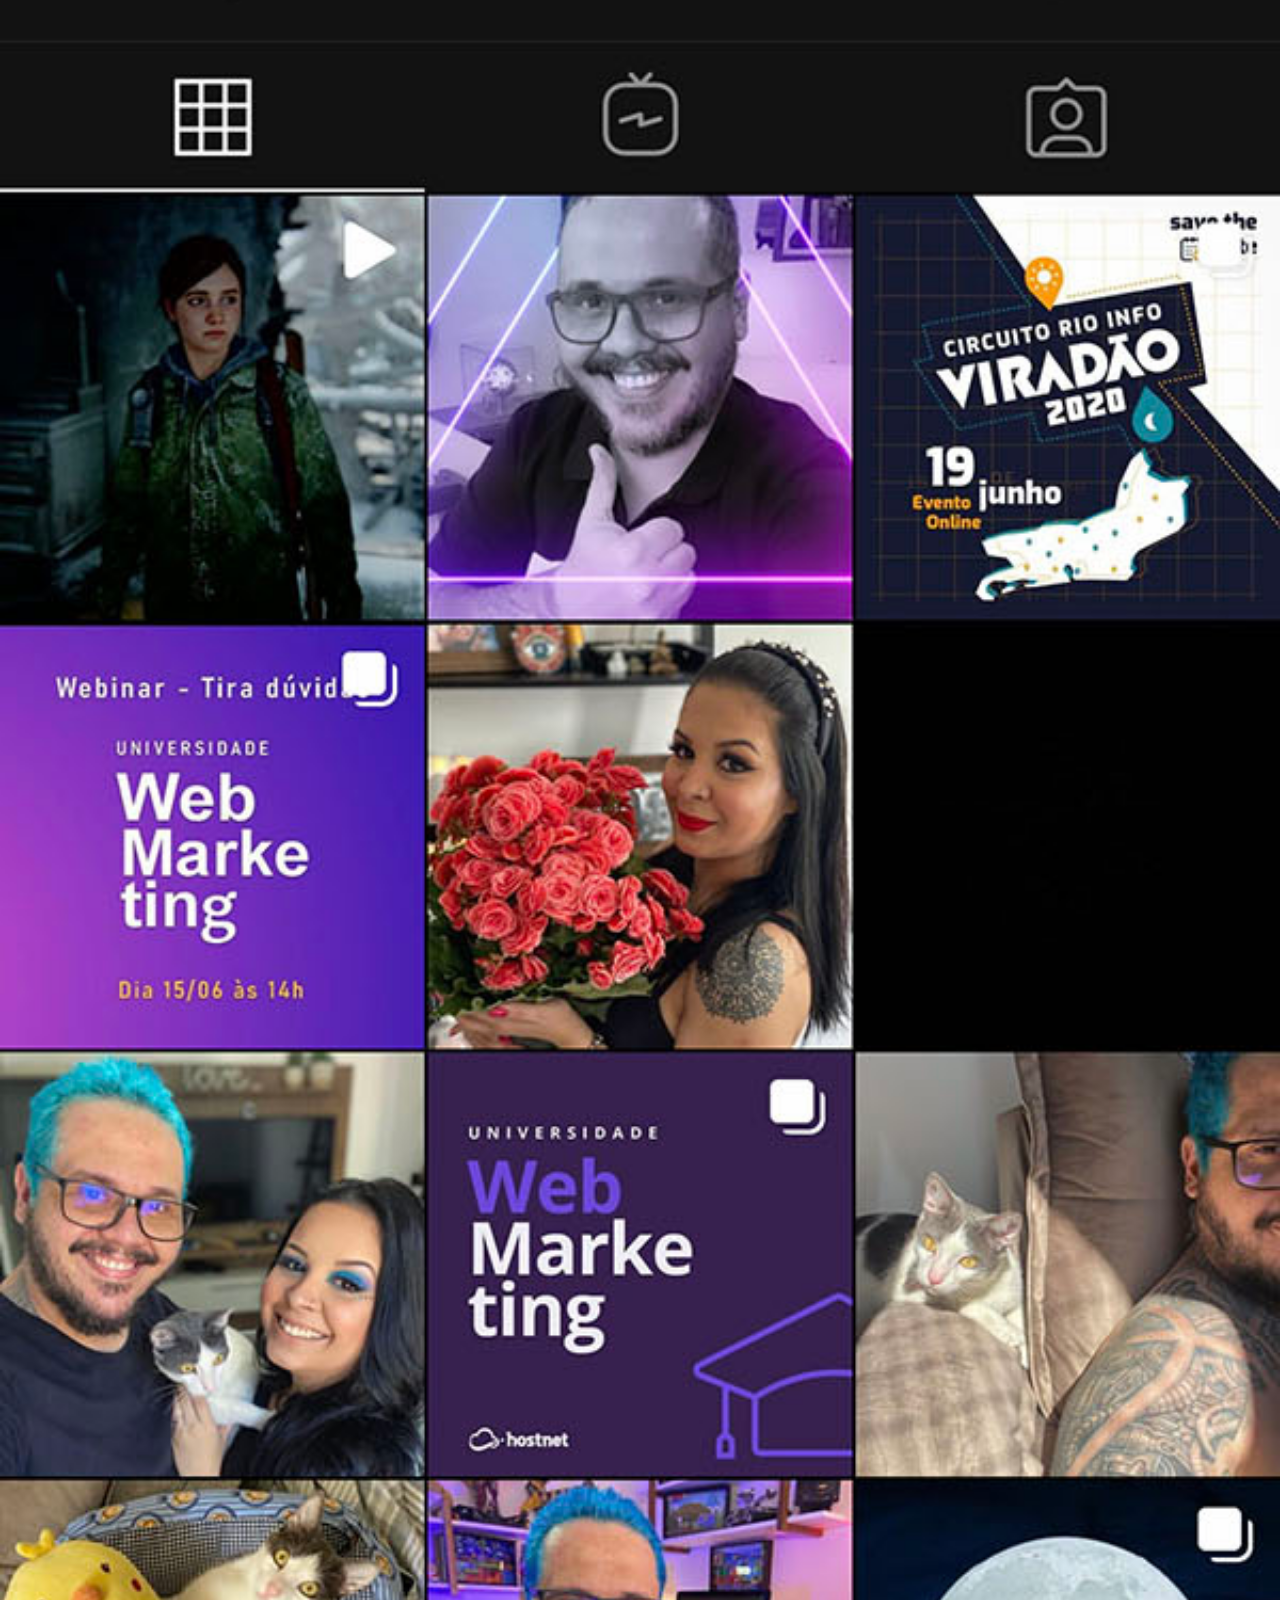
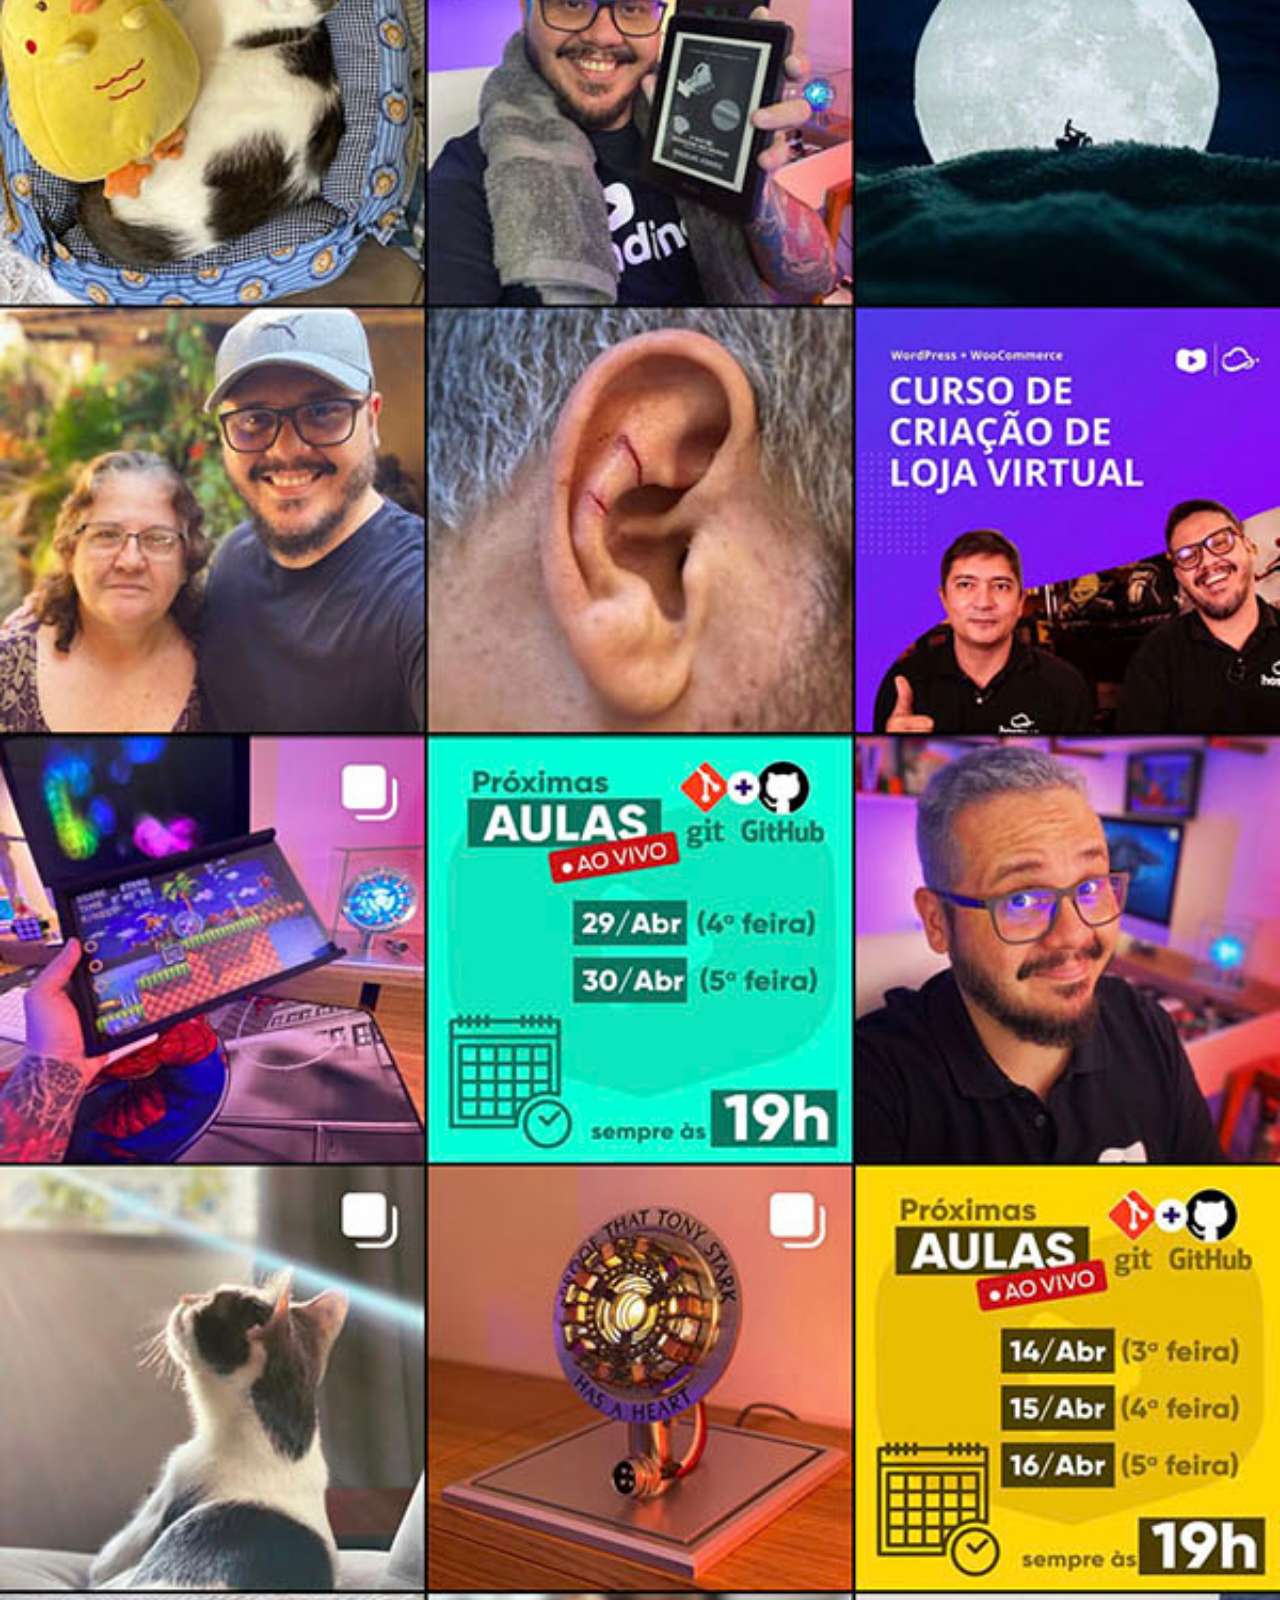
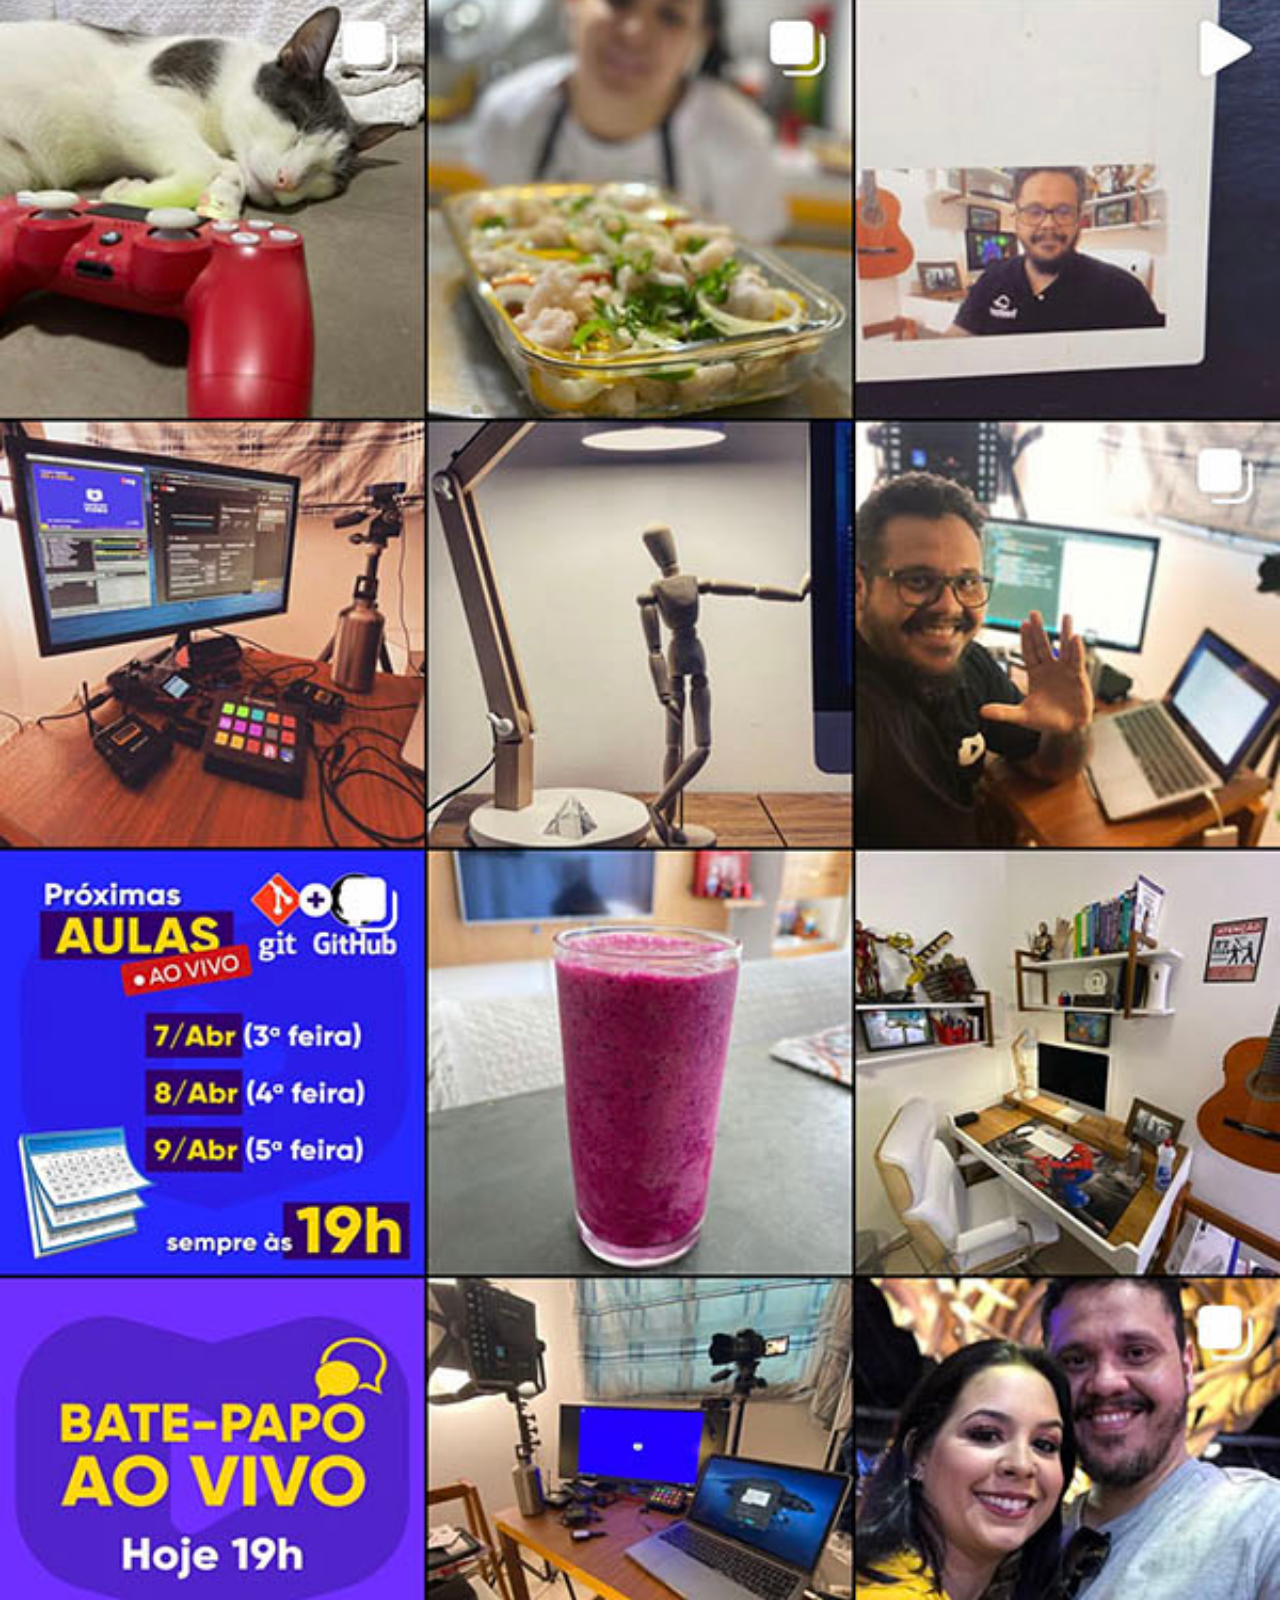
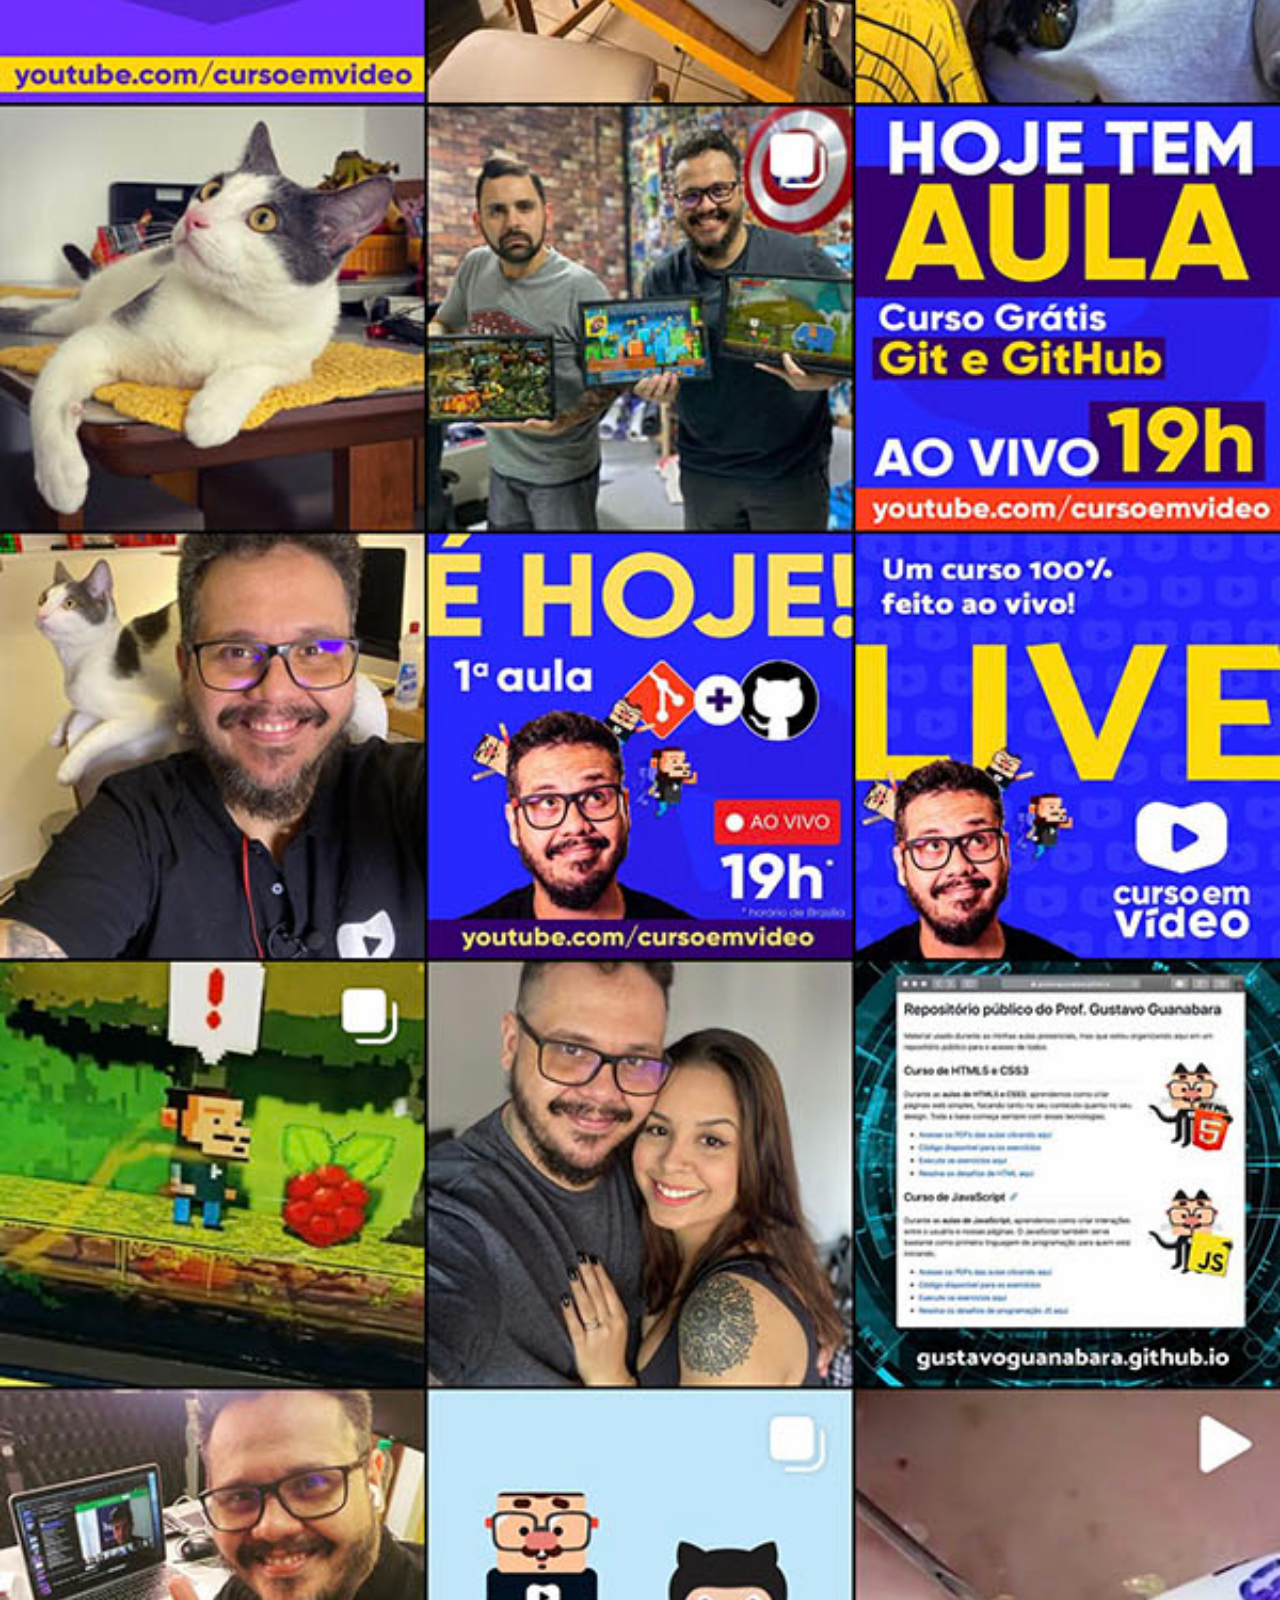
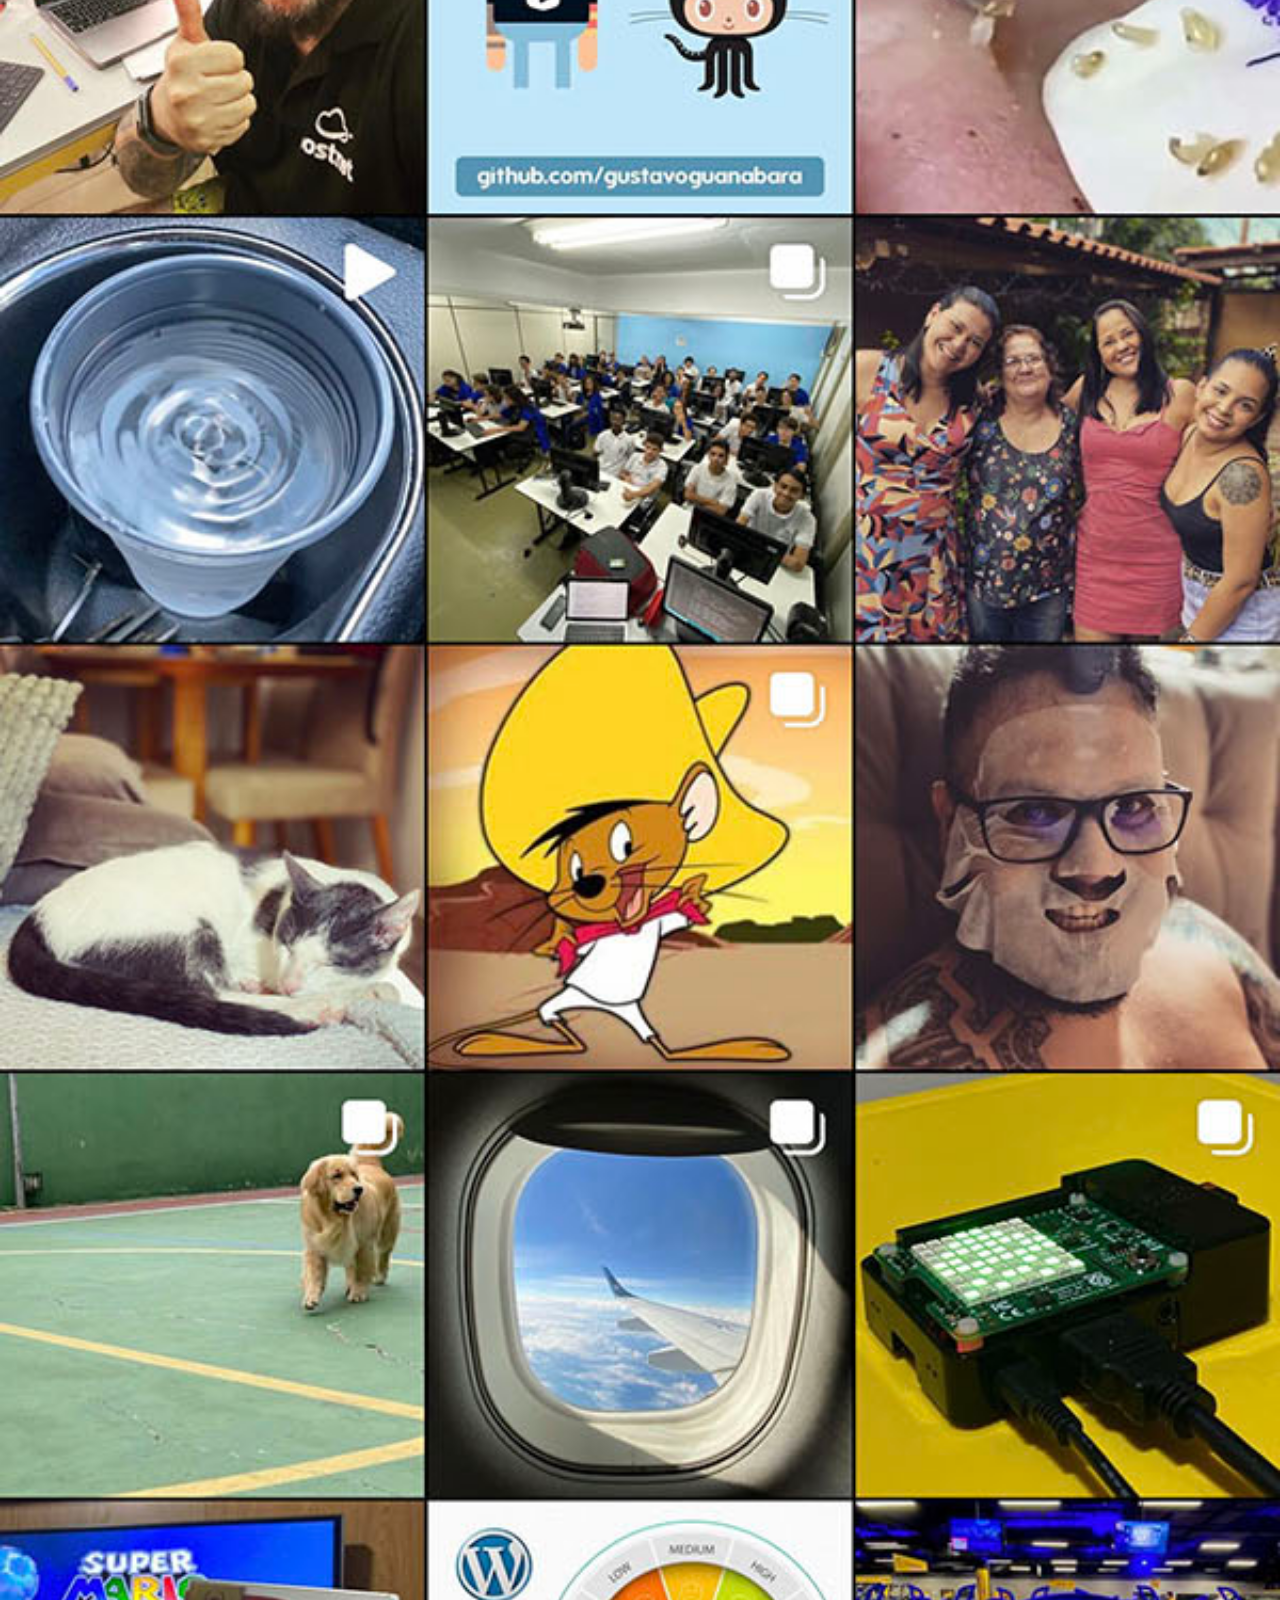
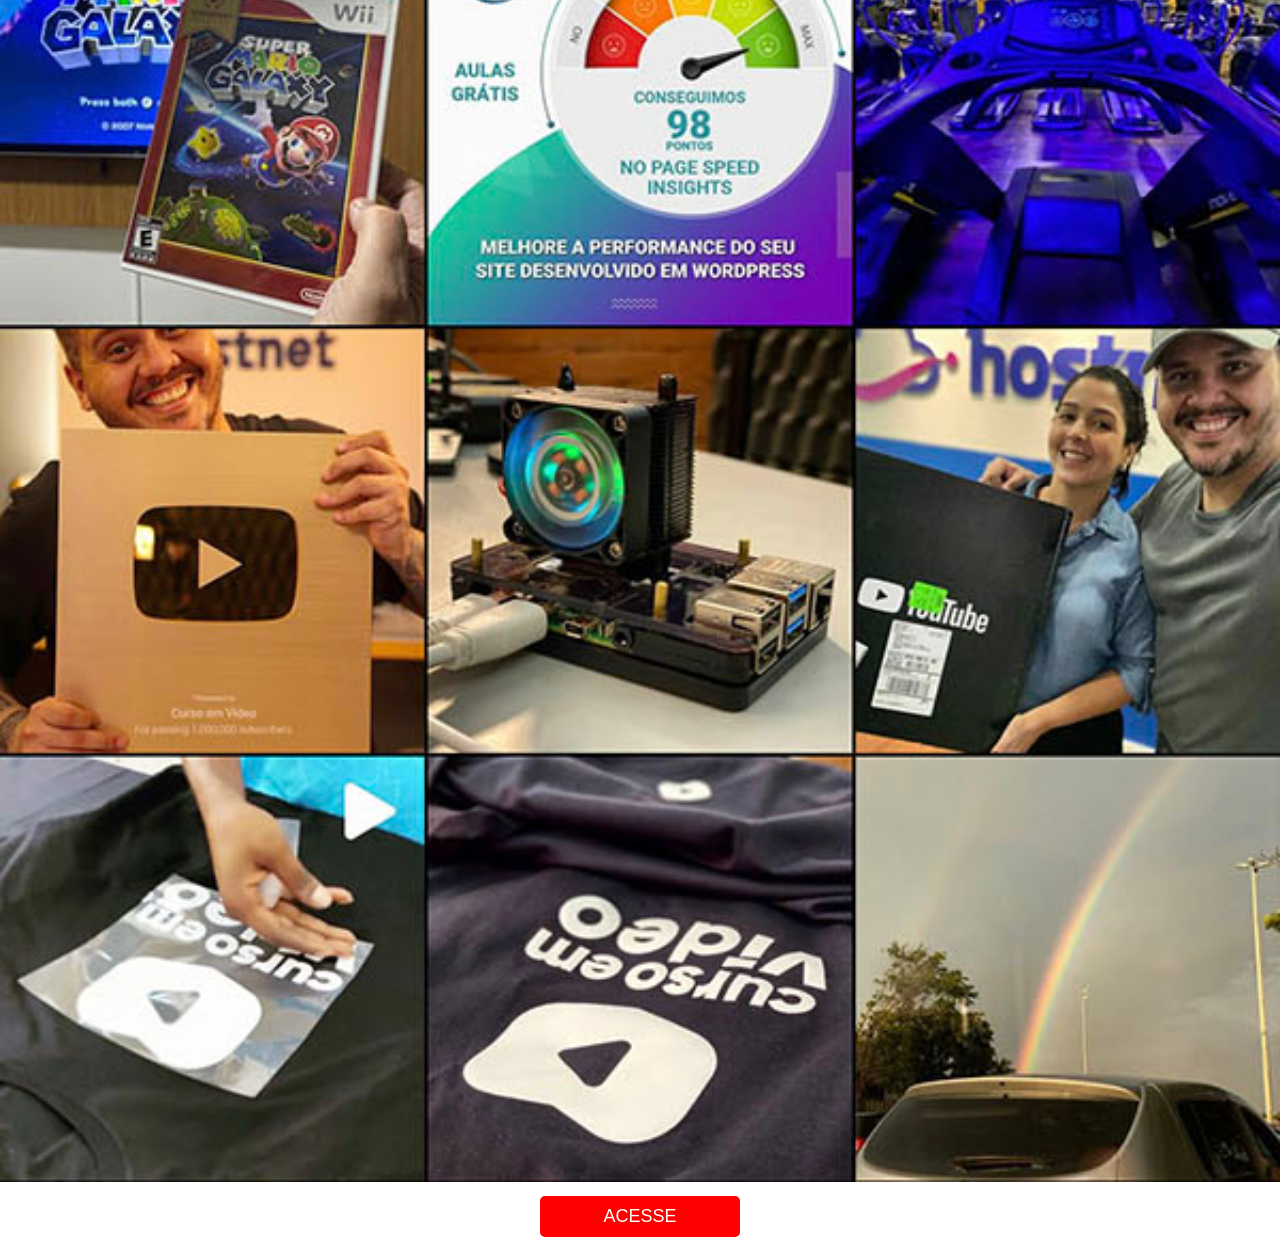
<file: instagram.html>
<!DOCTYPE html>
<html lang="pt-br">
<head>
    <meta charset="UTF-8">
    <meta name="viewport" content="width=device-width, initial-scale=1.0">
    <title>Instagram</title>
    <link rel="stylesheet" href="estilos/social.css">
</head>
<body>
    <img src="imagens/tela-instagram.jpg" alt="Tela do Instagram">
    <a href="https://www.instagram.com" target="_blank">ACESSE</a>
</body>
</html>
</file>
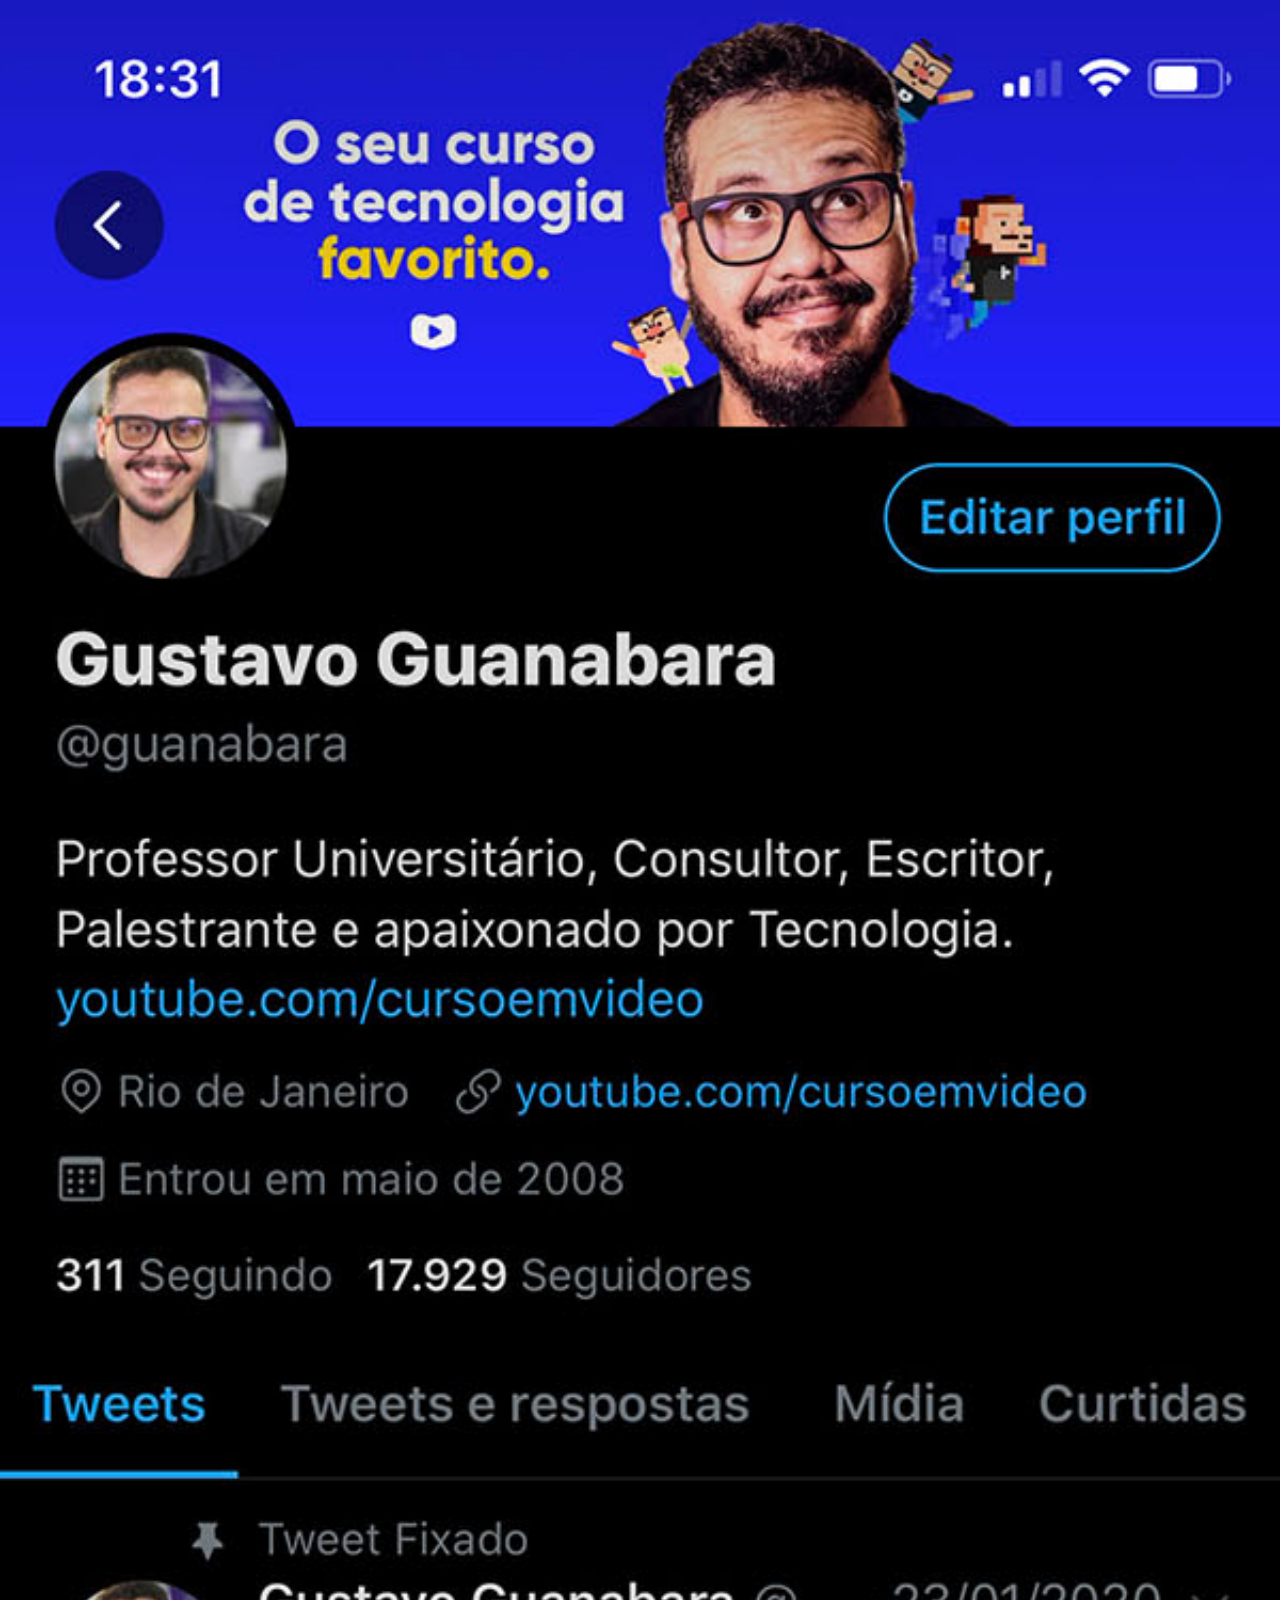
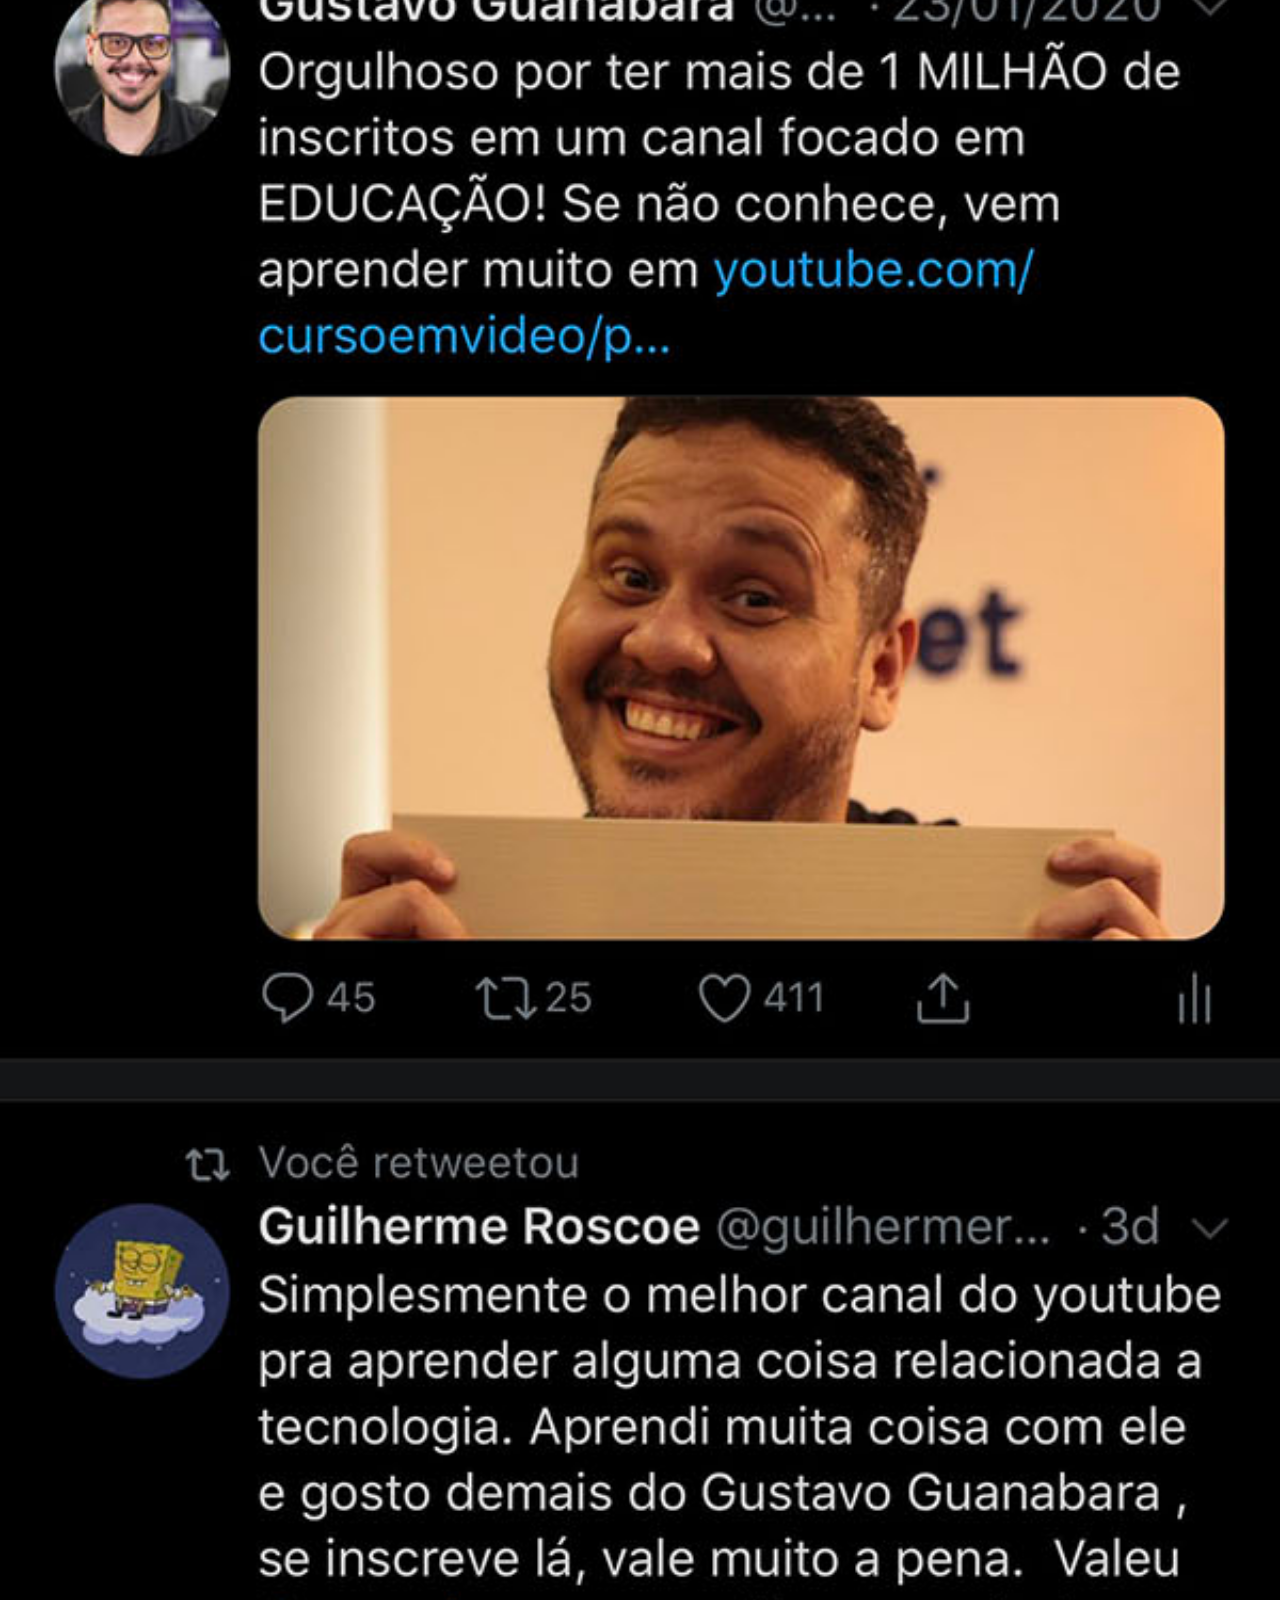
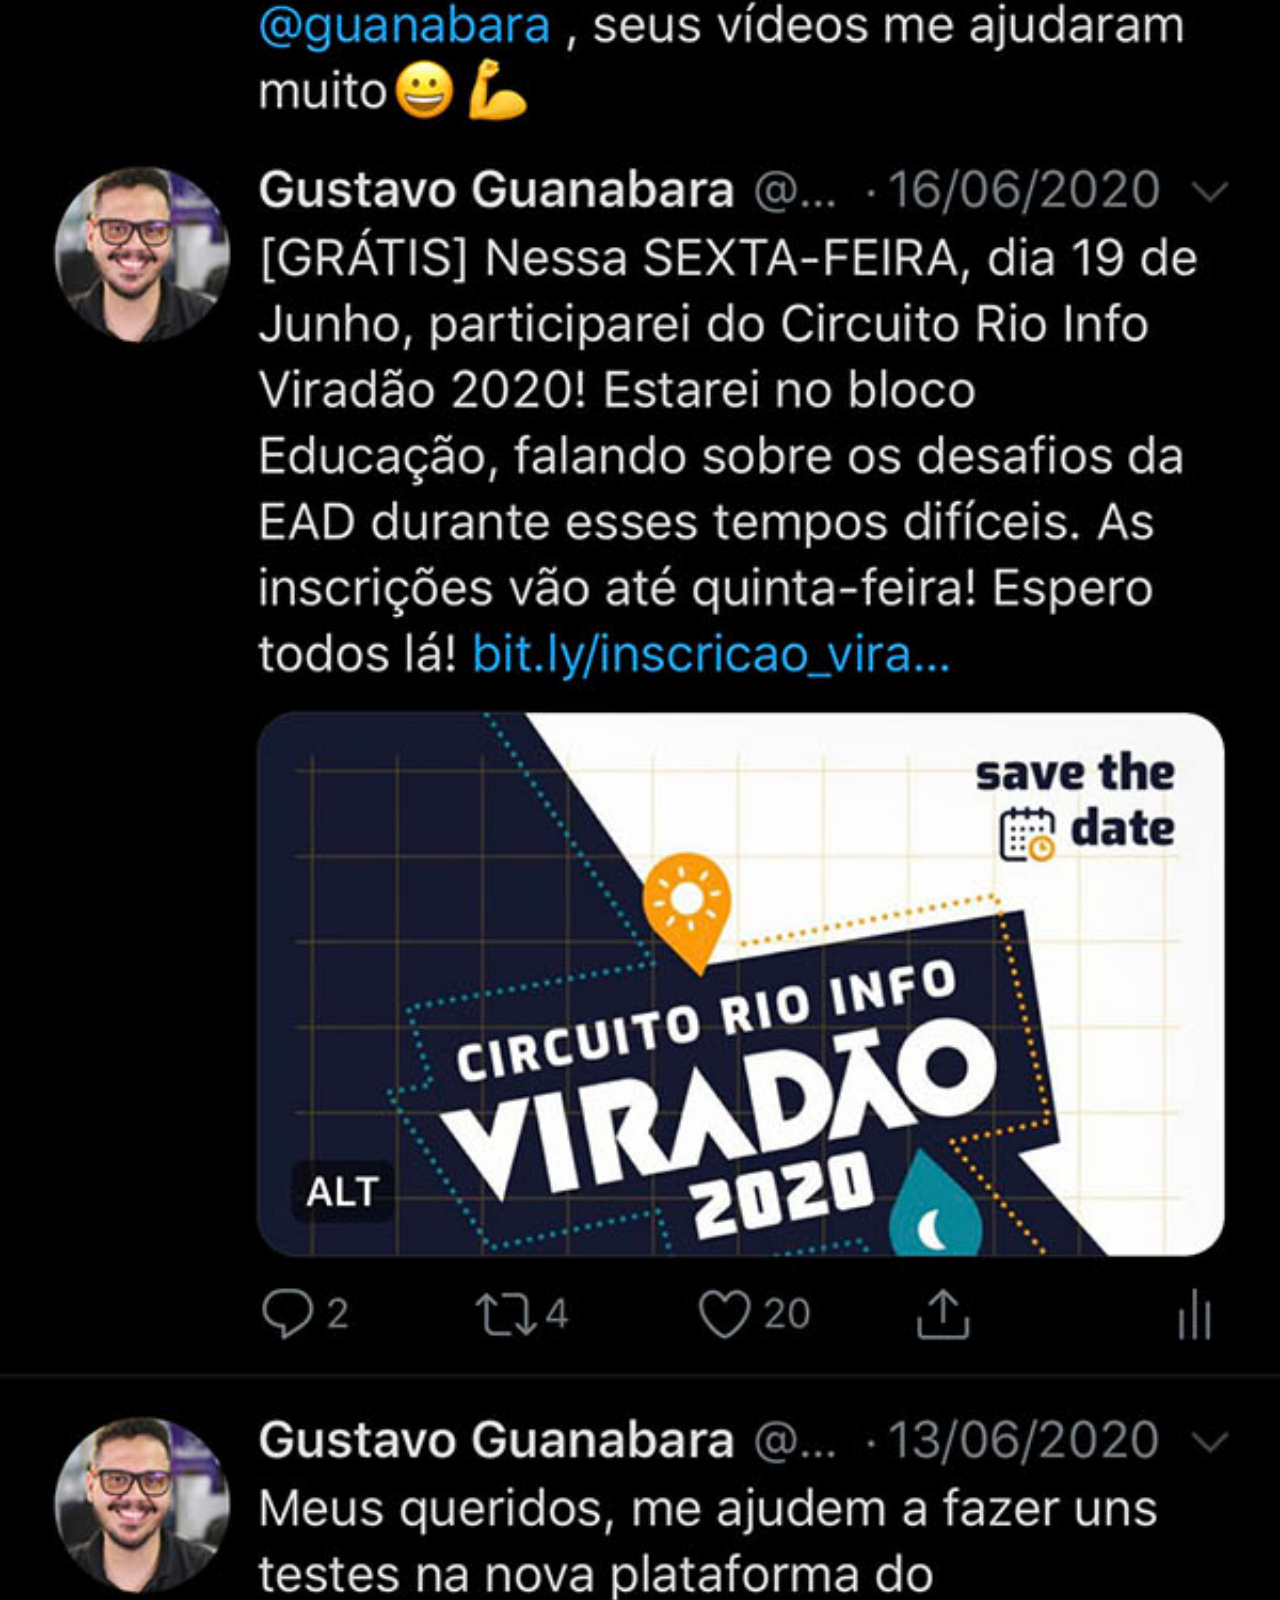
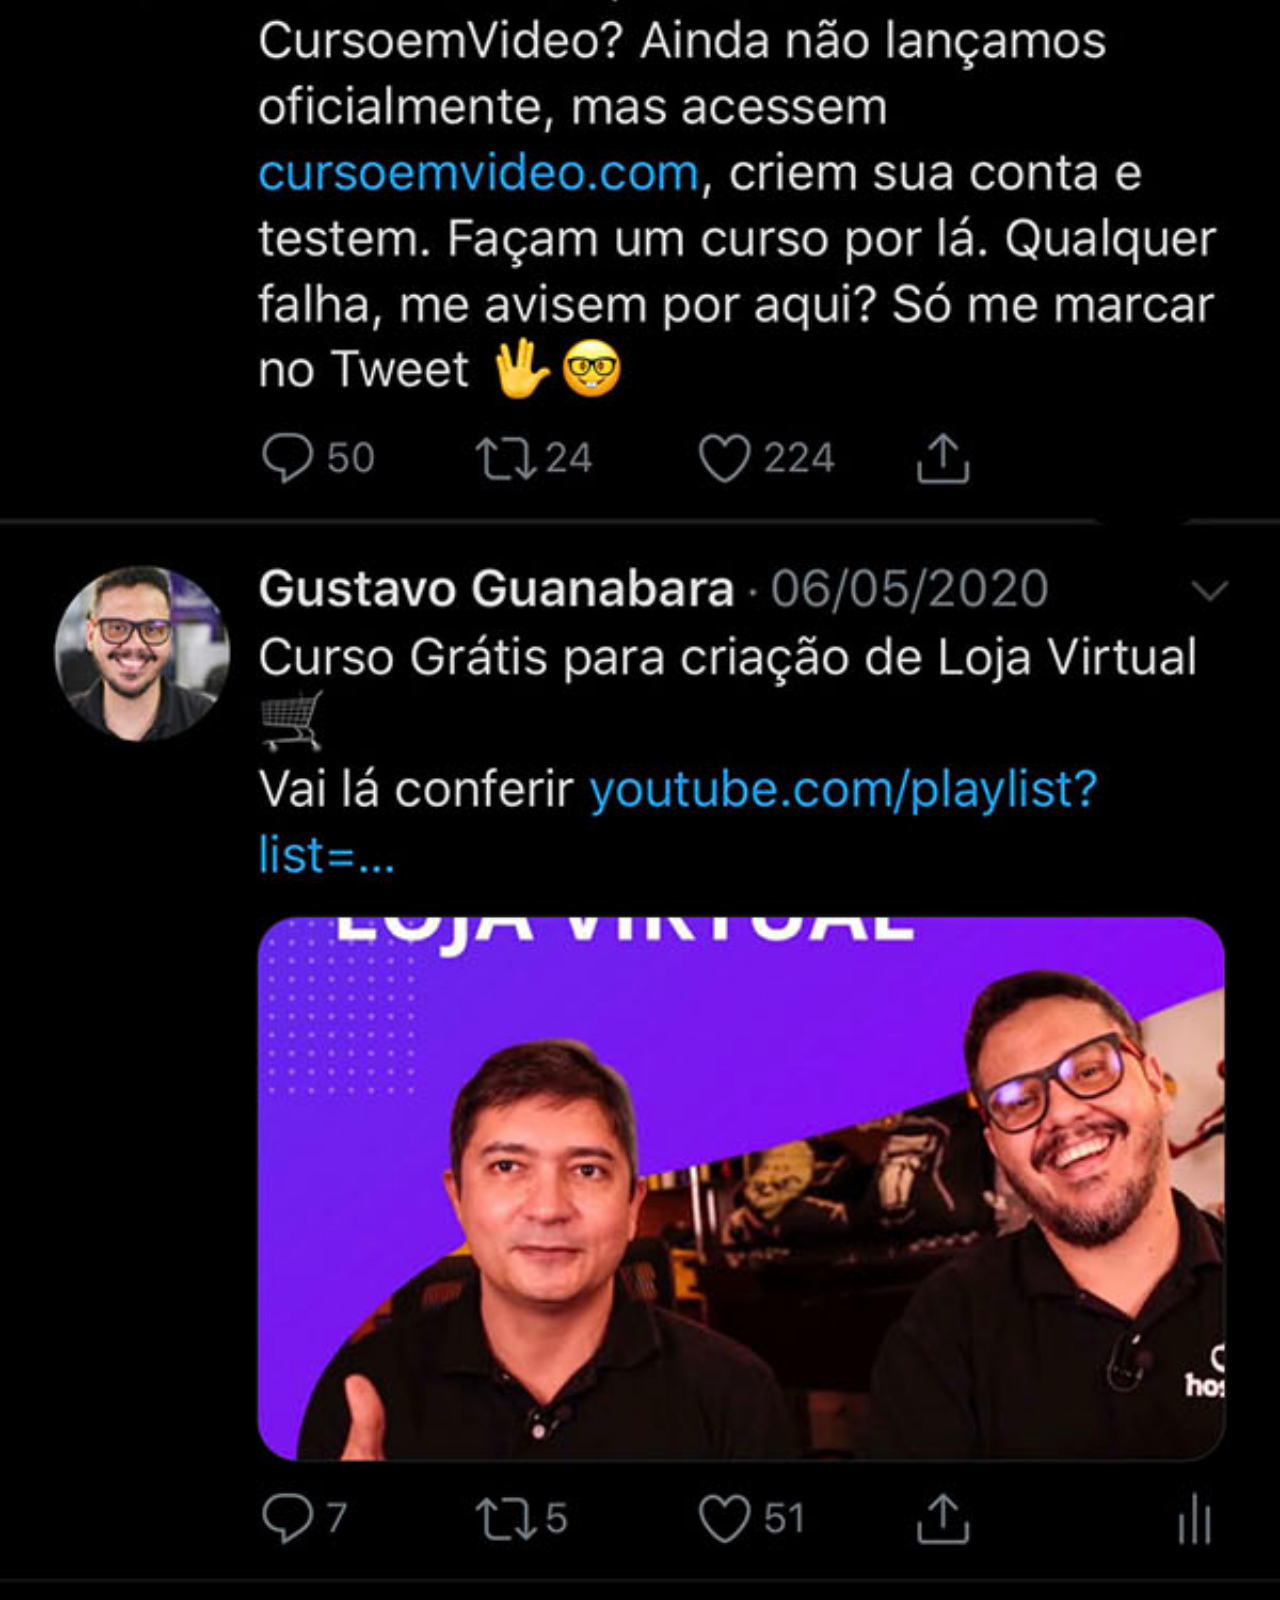
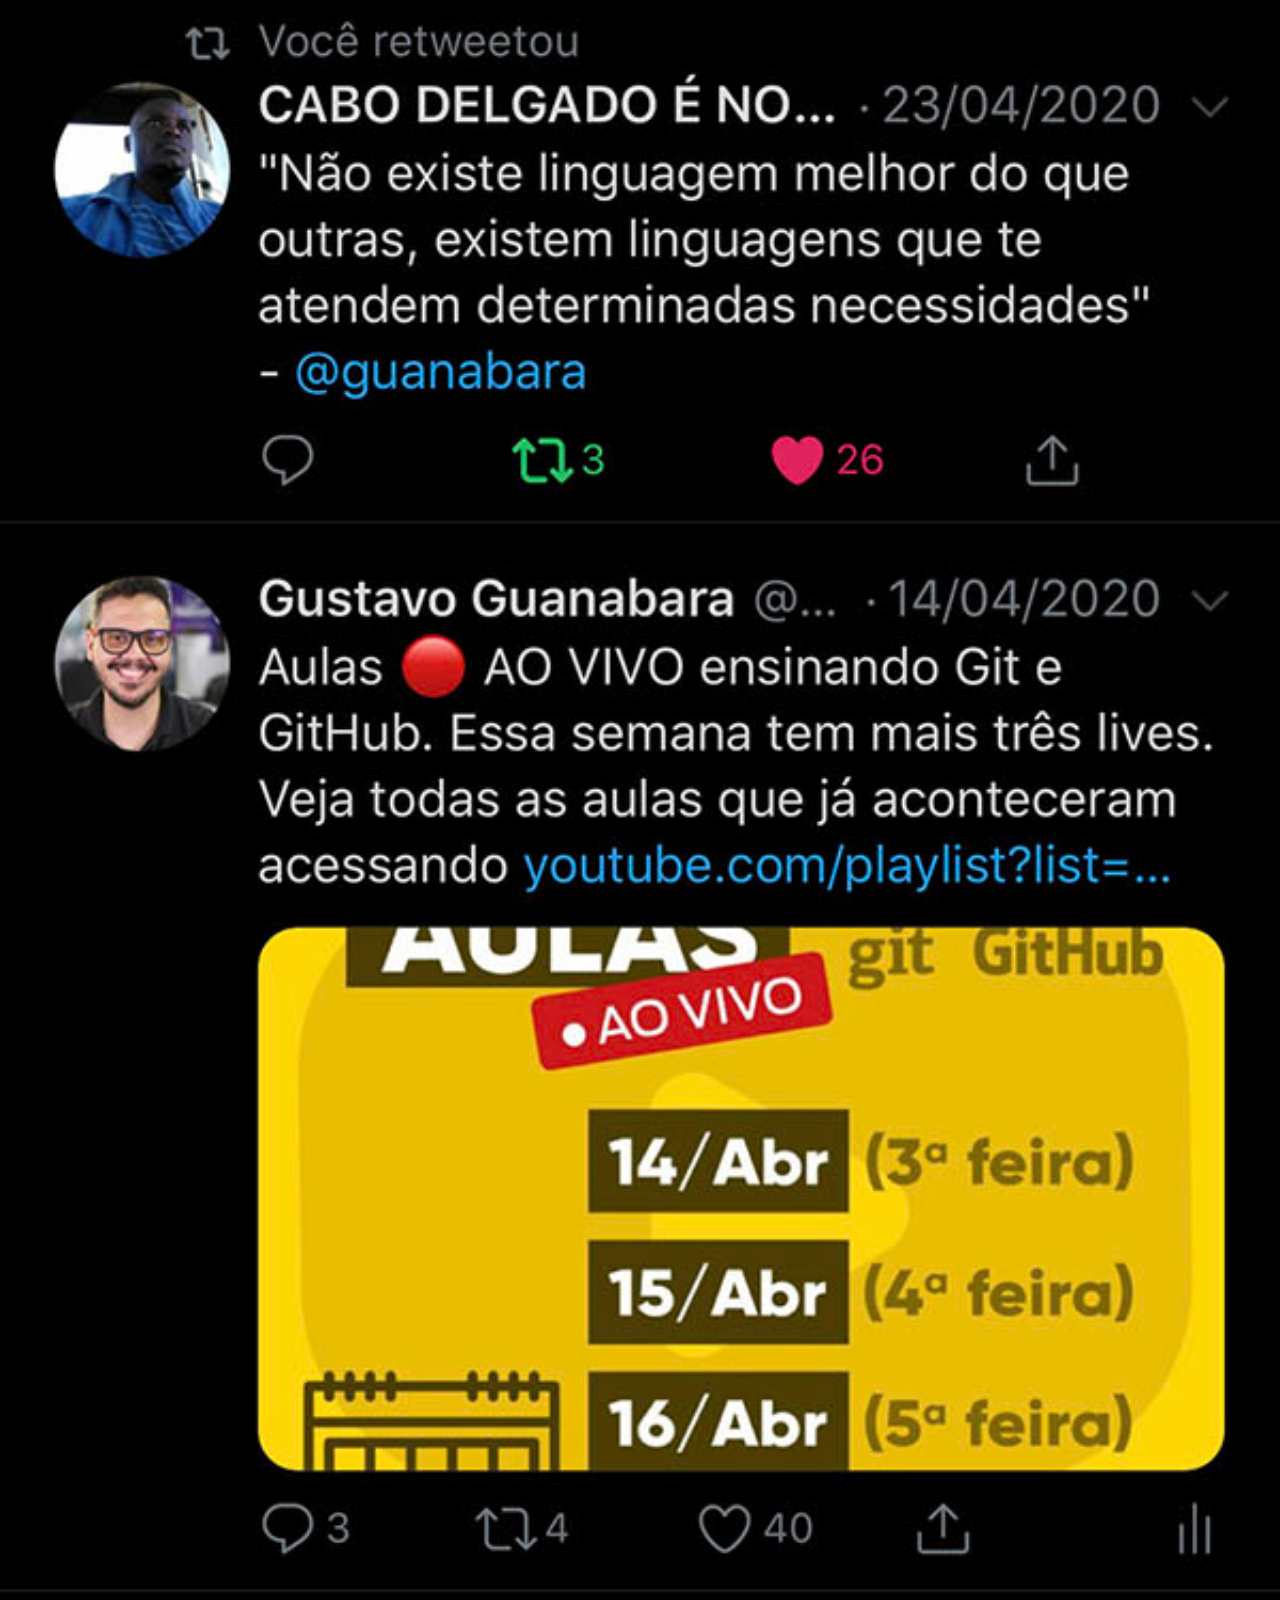
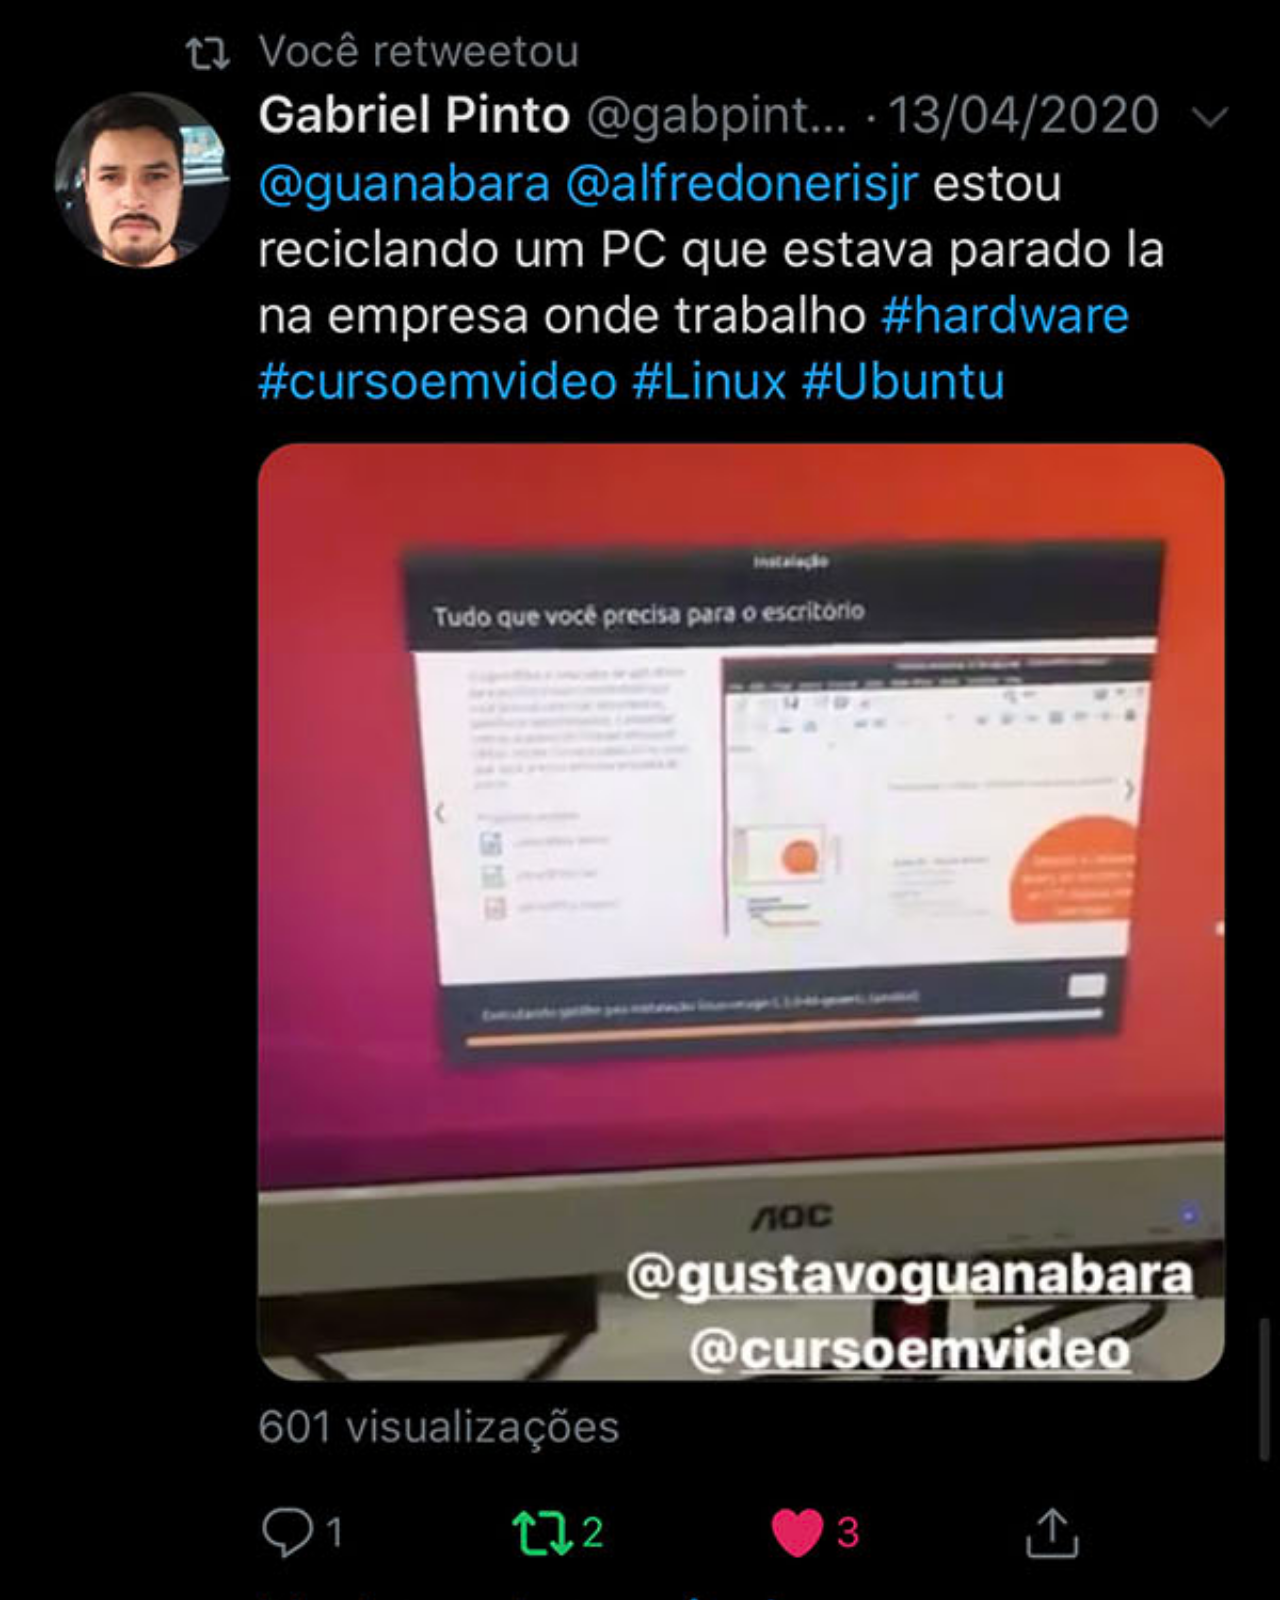
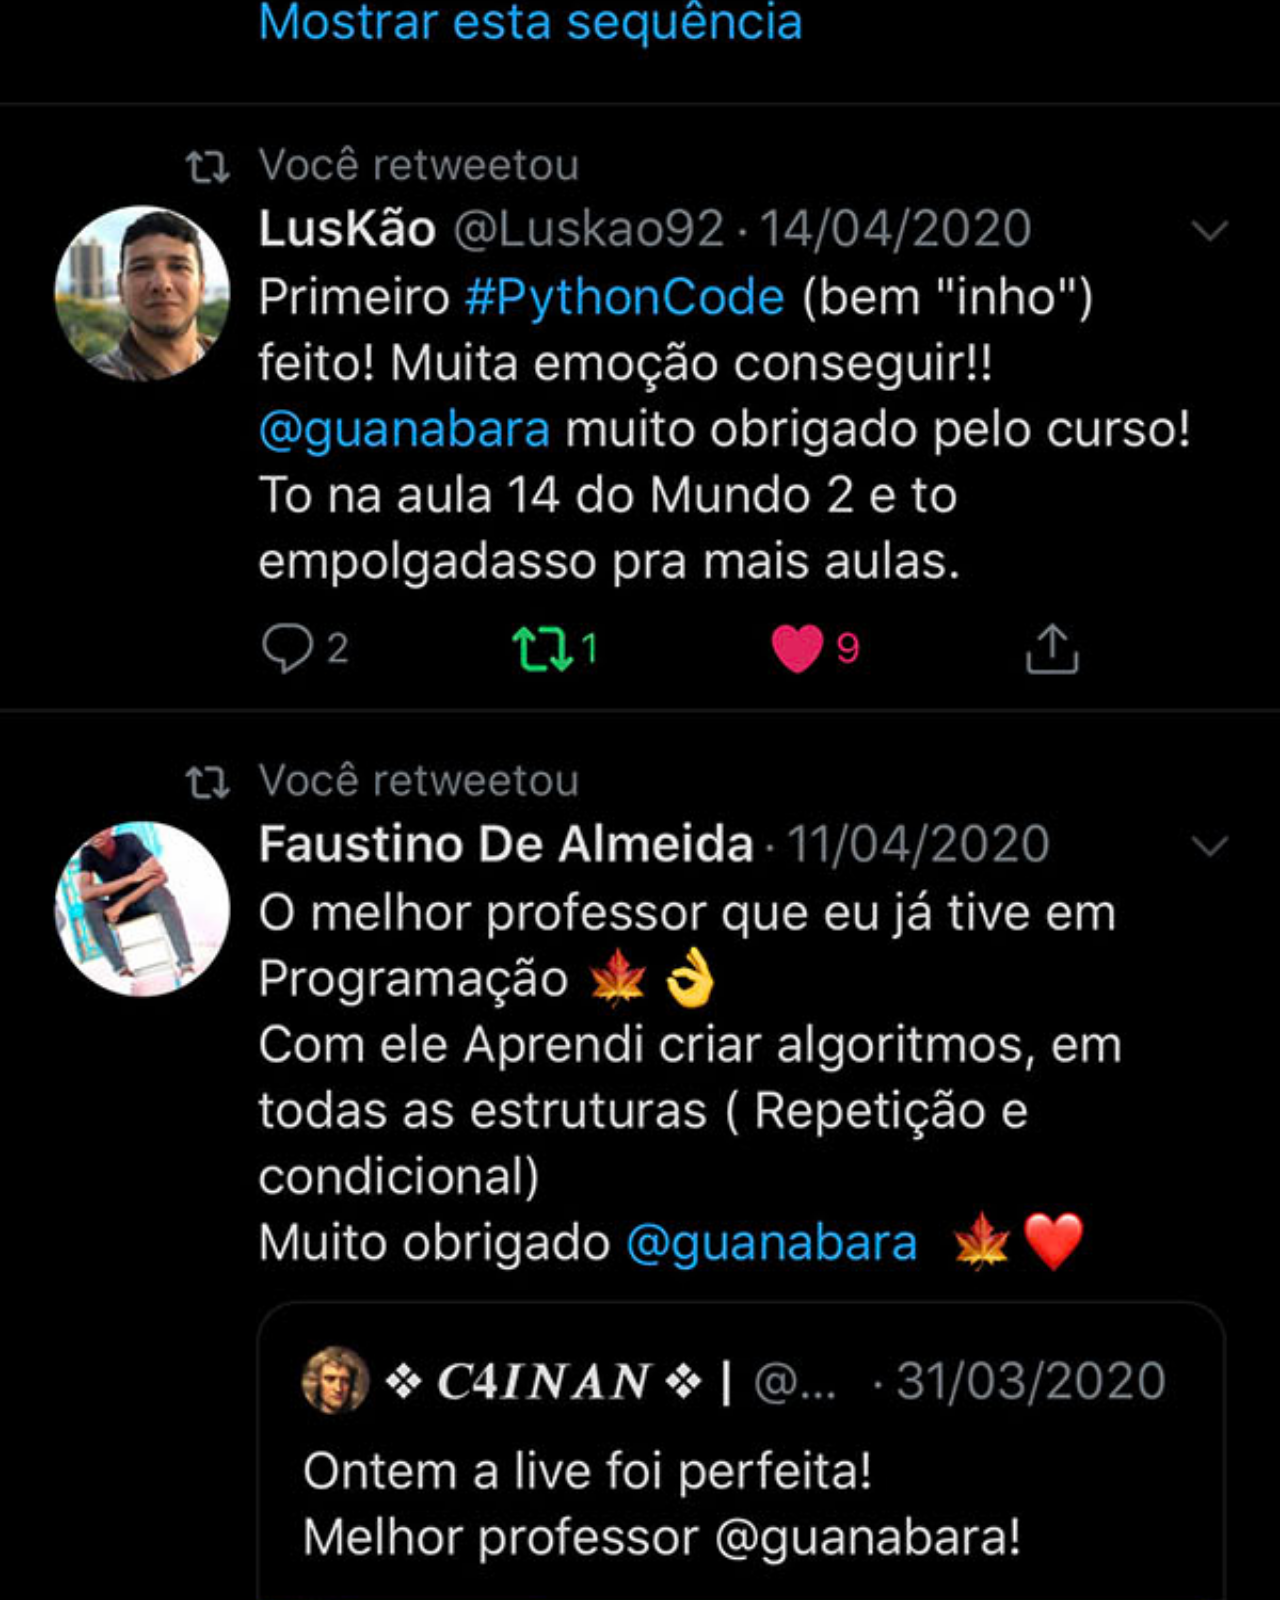
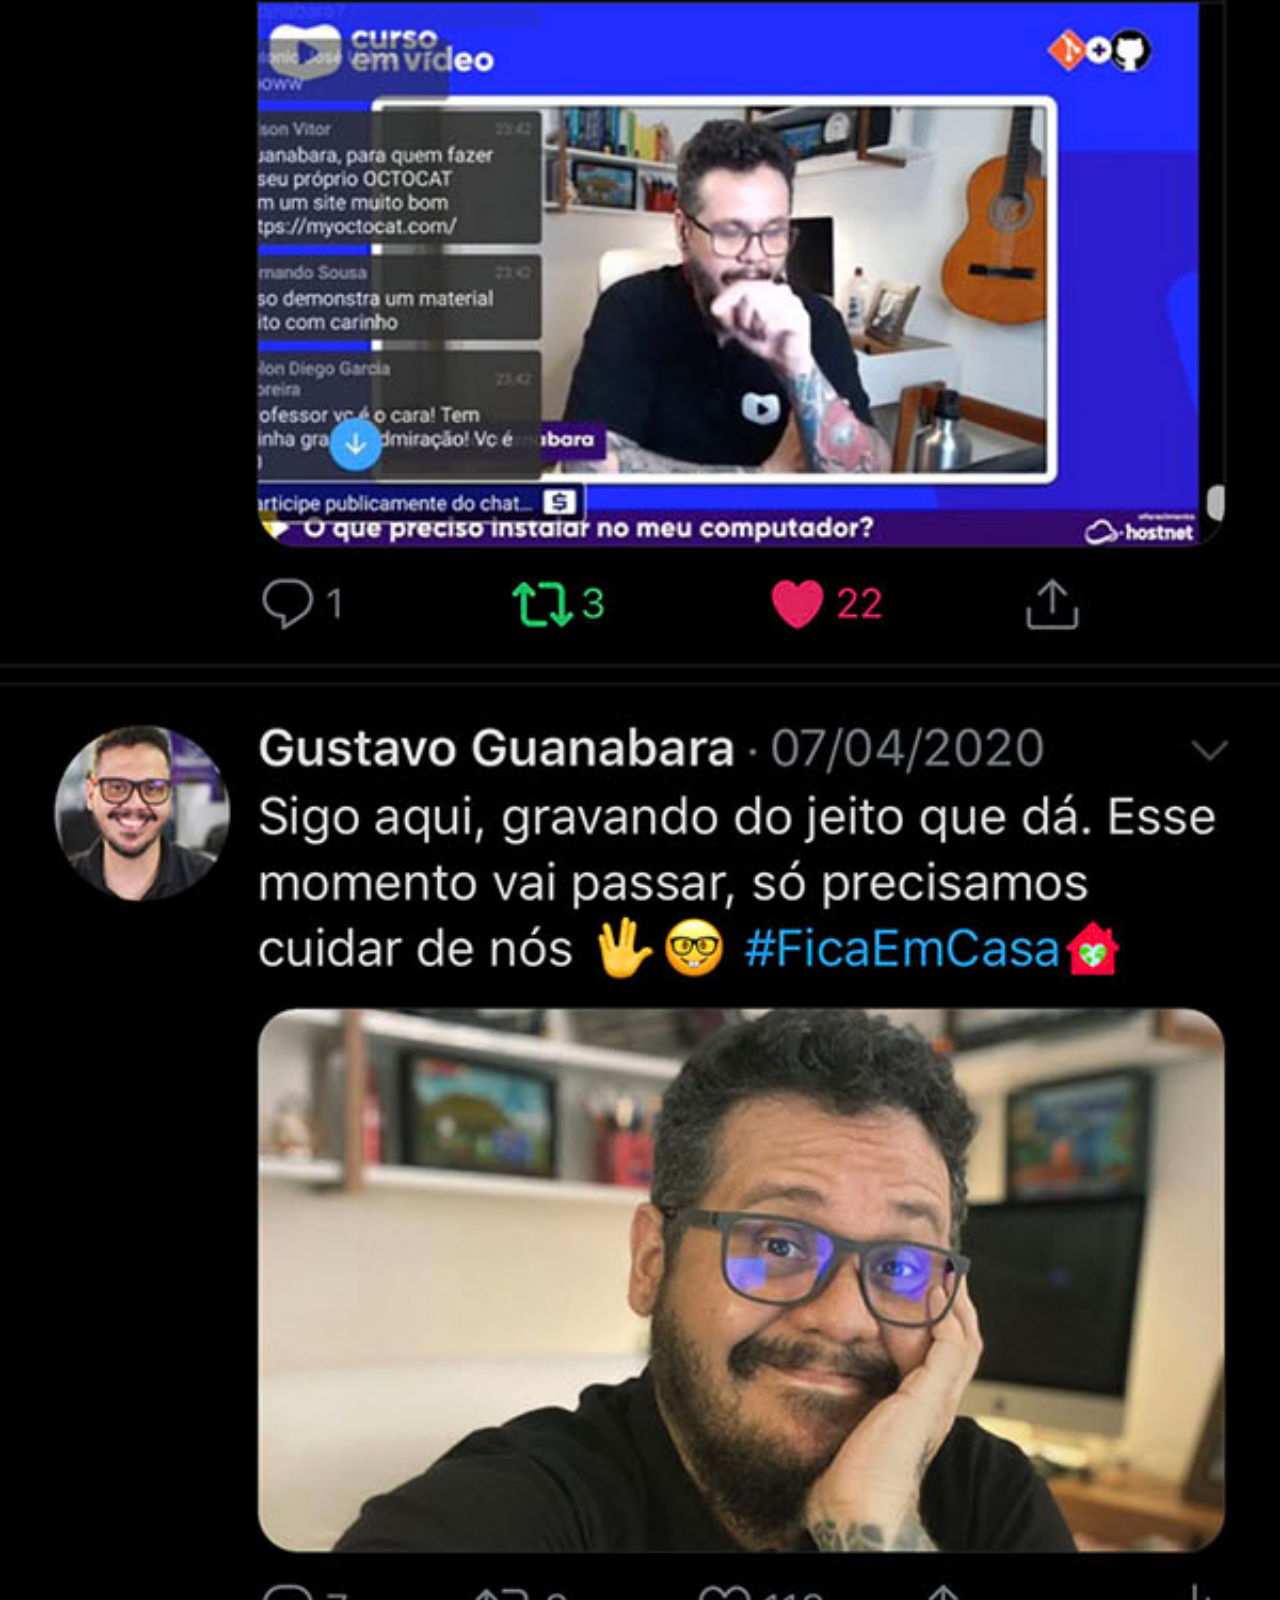
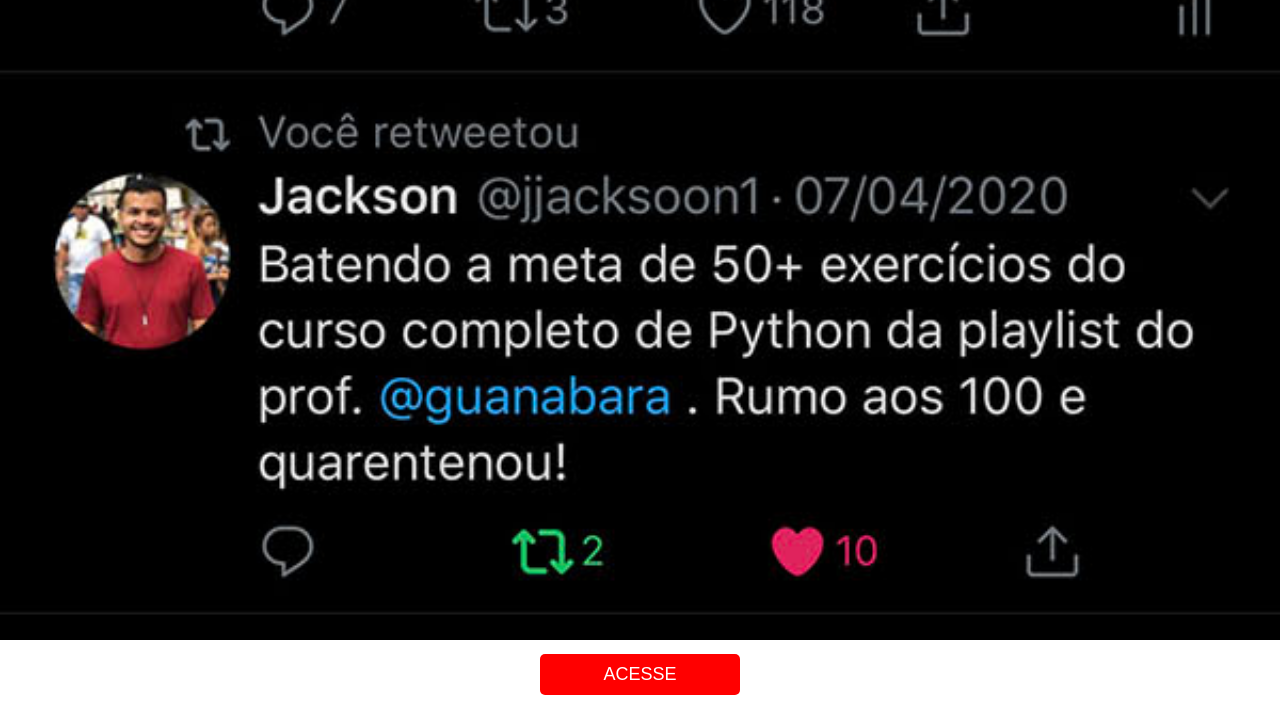
<file: twitter.html>
<!DOCTYPE html>
<html lang="pt-br">
<head>
    <meta charset="UTF-8">
    <meta name="viewport" content="width=device-width, initial-scale=1.0">
    <title>Twitter</title>
    <link rel="stylesheet" href="estilos/social.css">
</head>
<body>
    <img src="imagens/tela-twitter.jpg" alt="Tela do Twitter">
    <a href="https://x.com/GGraree7
    " target="_blank">ACESSE</a>
</body>
</html>
</file>
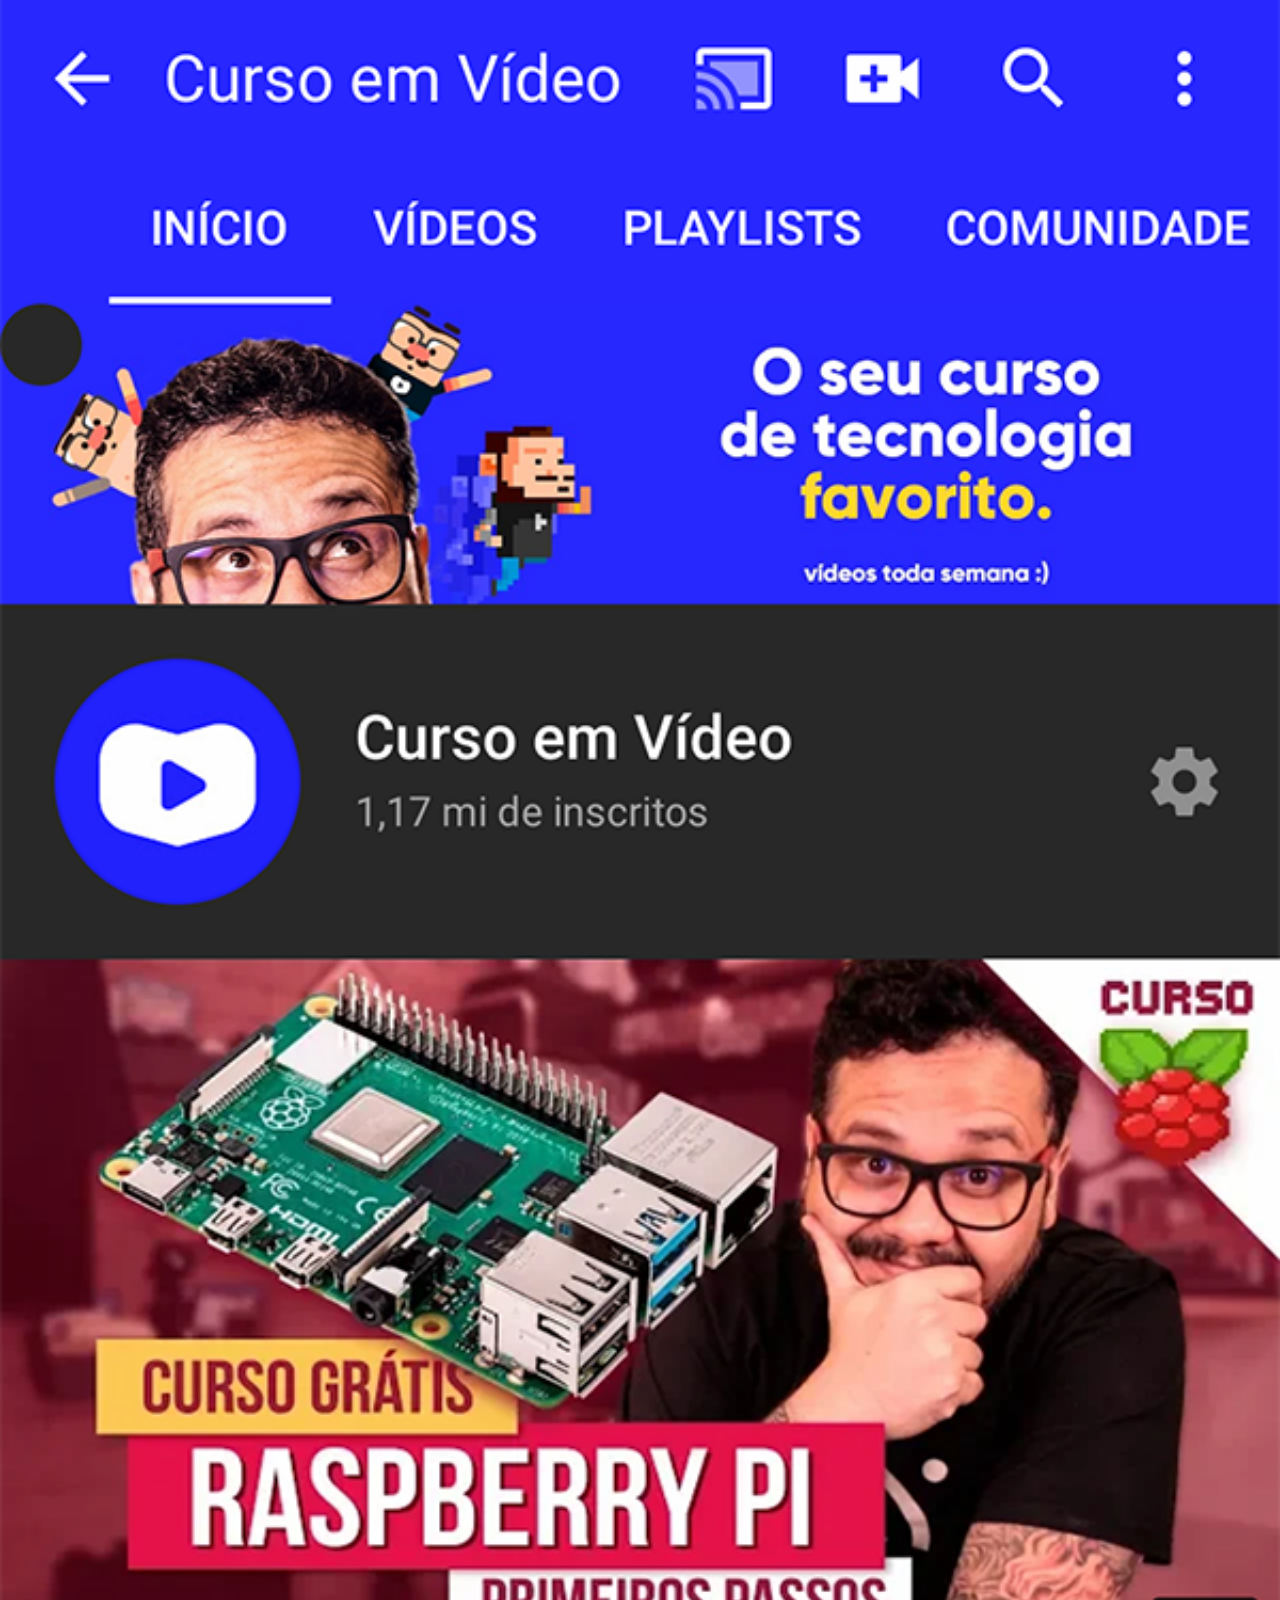
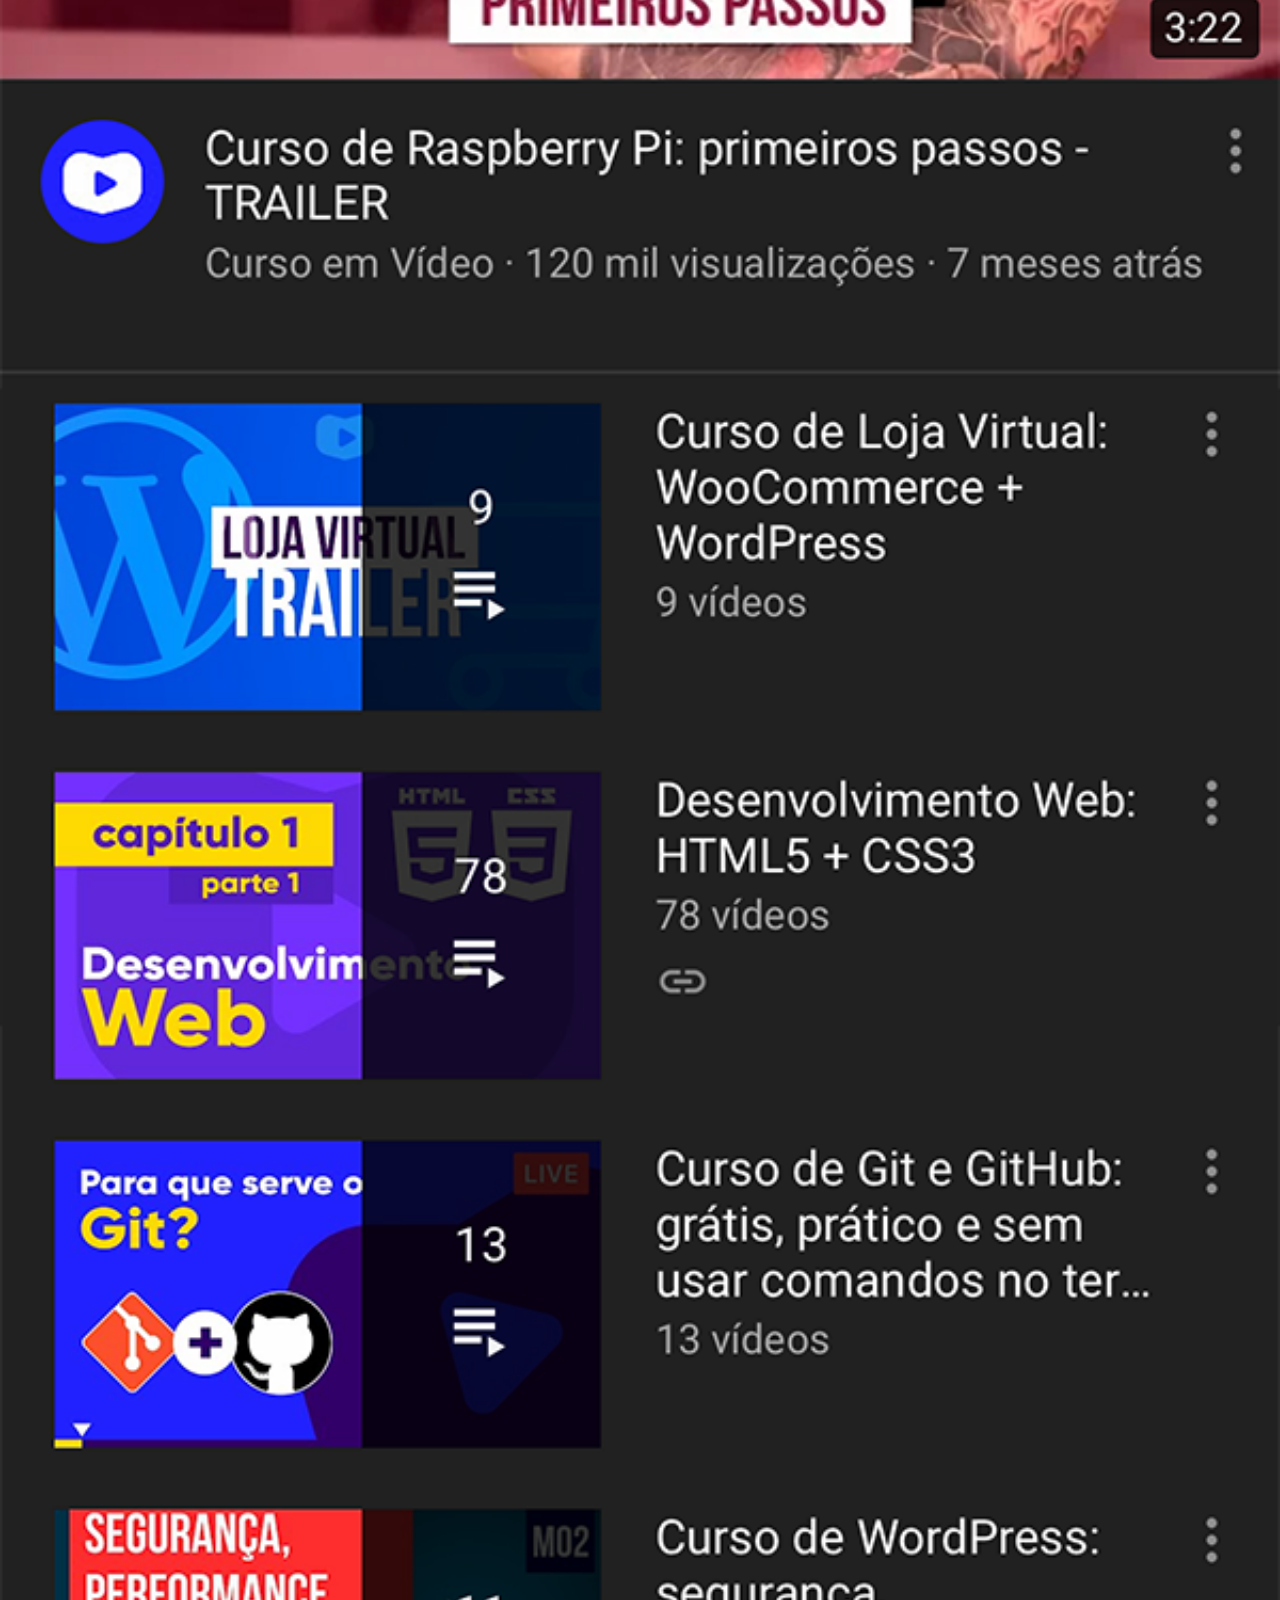
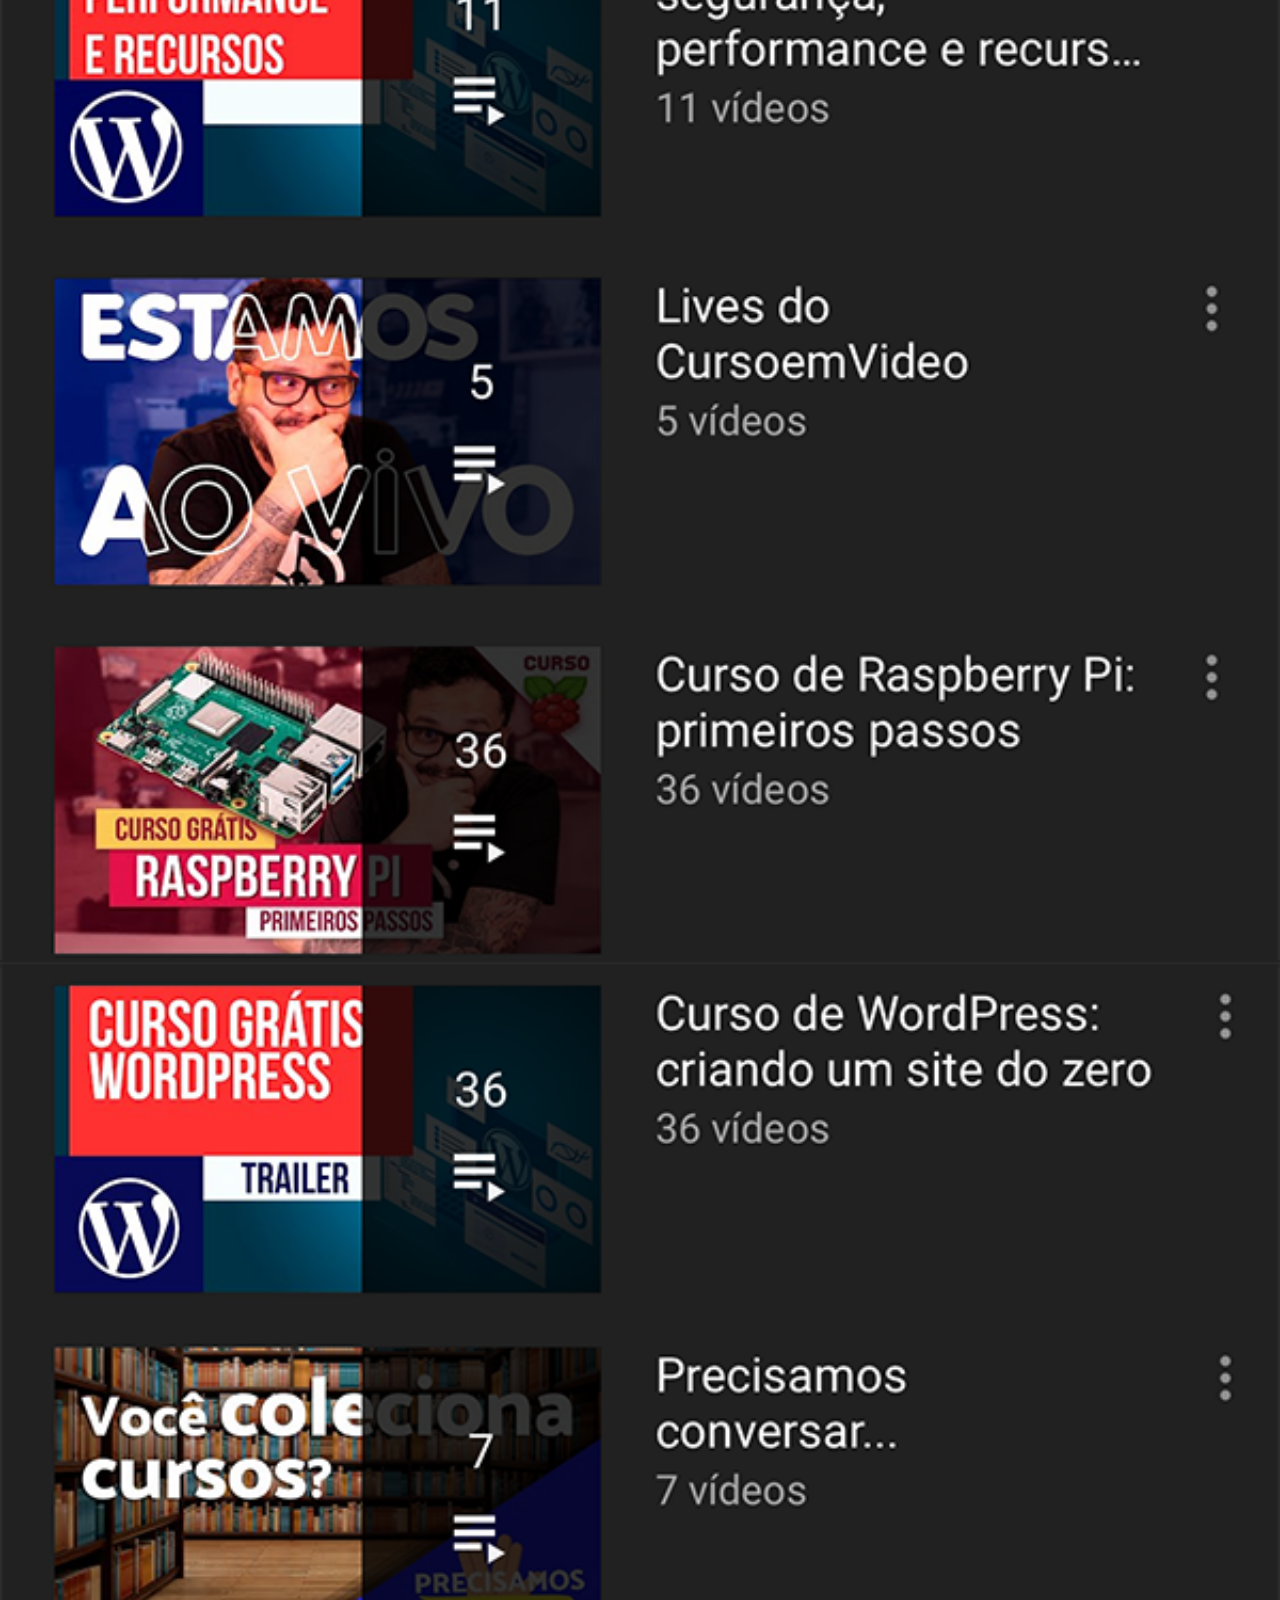
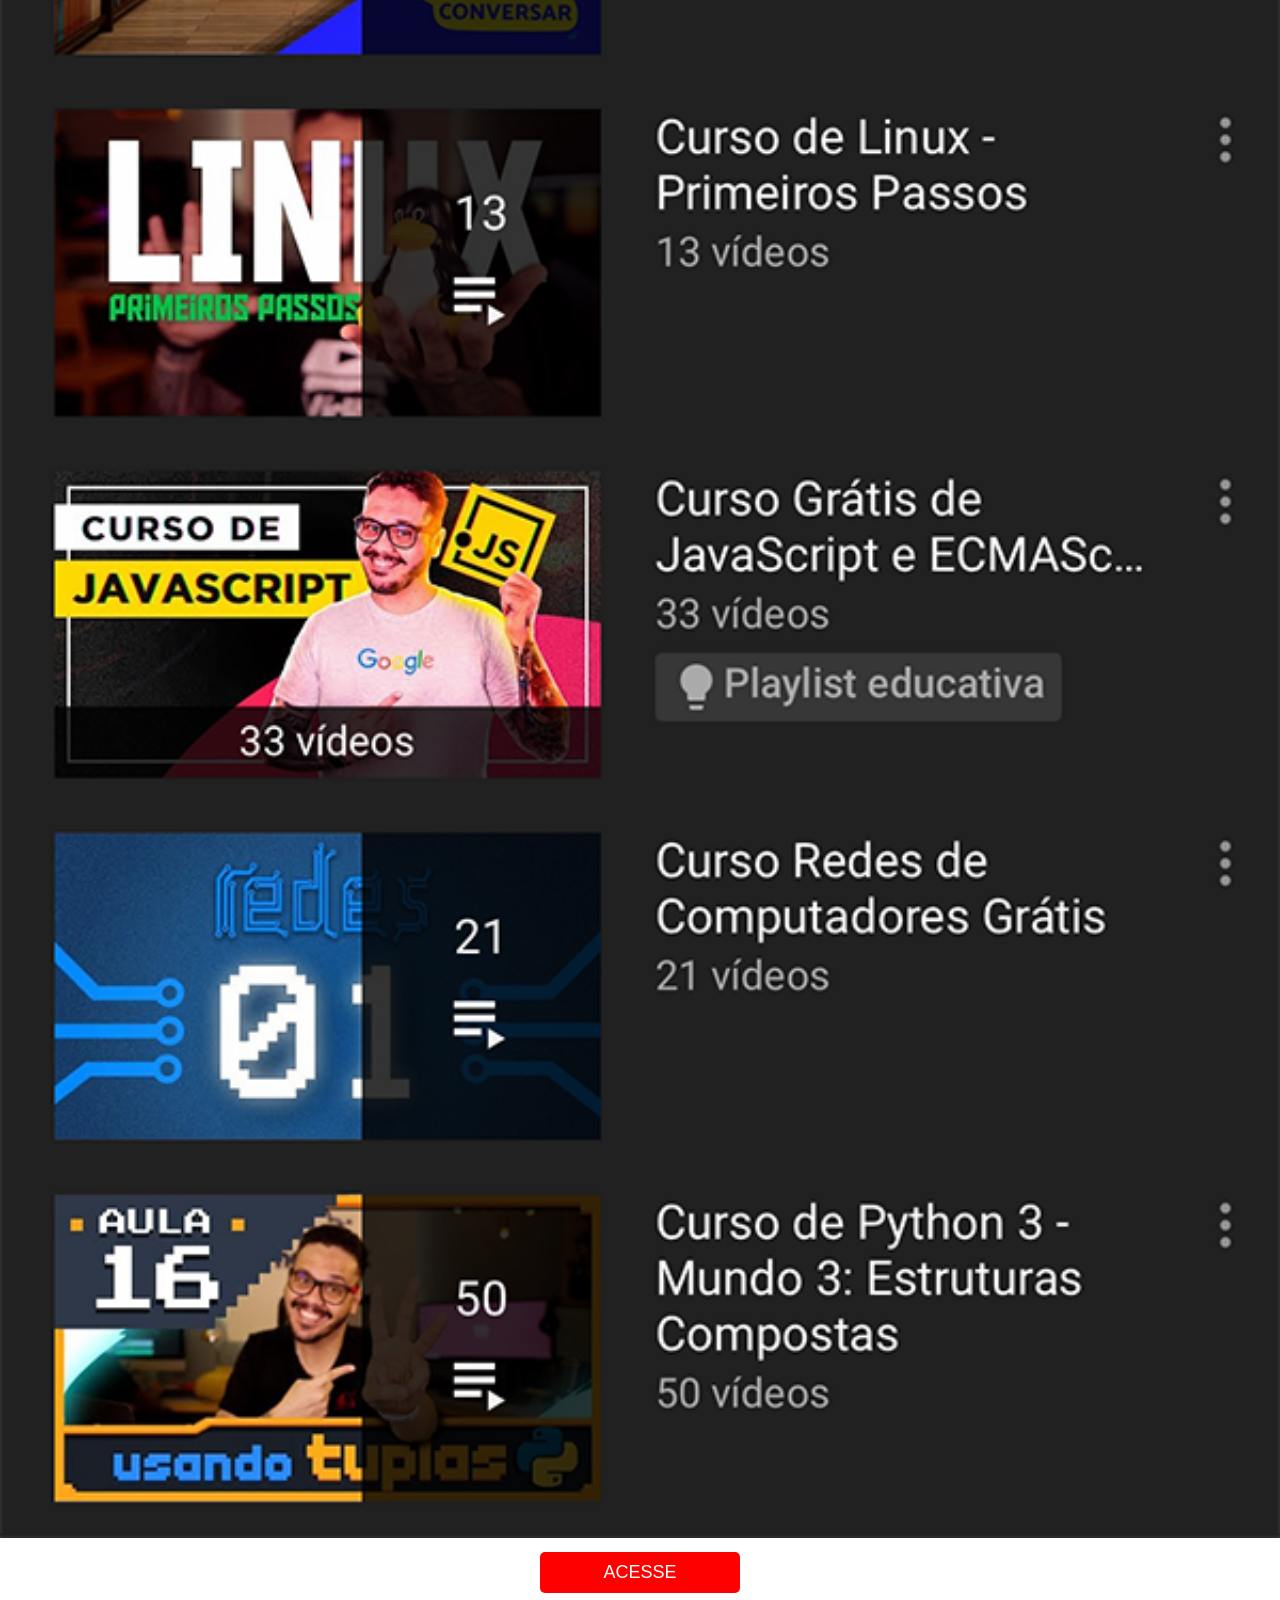
<file: youtube.html>
<!DOCTYPE html>
<html lang="pt-br">
<head>
    <meta charset="UTF-8">
    <meta name="viewport" content="width=device-width, initial-scale=1.0">
    <title>Youtube</title>
    <link rel="stylesheet" href="estilos/social.css">
</head>
<body>
    <img src="imagens/tela-youtube.png" alt="Tela do Youtube">
    <a href="https://www.youtube.com/@cursoemvideo/playlists" target="_blank">ACESSE</a>
</body>
</html>
</file>
<file: estilos/style.css>
@charset "UTF-8";
* {
    margin: 0;
    padding: 0;
    box-sizing: border-box;
    font-family: Arial, Helvetica, sans-serif;
}
html, body {
    height: 100vh;
    width: 100vw;
    background-color: black;
}
body {
    background: url(../imagens/fundo-madeira.jpg) no-repeat top center fixed;
    background-size: cover;
}
    
main {
    height: 100vh;
    position: relative;
    
}
section#telefone {
    position: absolute;
    top: 50%;
    left: 50%;
    transform: translate(-50%, -50%);
    width: 311px;
    height: 627px;
    background: url(../imagens/frame-iphone.png) no-repeat center center;
}
iframe#tela {
    position: relative;
    top: 50%;
    left: 50%;
    transform: translate(-50%, -50%);
    width: 270px;
    height: 475px;
    border: none;
}
section#redes-sociais {
   text-align: right;
}

section#redes-sociais img {
    width: 50px;
    height: 50px;
    margin: 10px;
    border-radius: 50%;
    box-shadow: 2px 2px 5px rgba(0, 0, 0, 0.5);
    
}
section#redes-sociais img:hover {
    border: 2px solid #ddd2d27e;
    transform: scale(1.1);
    box-shadow: 4px 4px 10px rgba(0, 0, 0, 0.7);
    transition: transform 0.3s ease;
}
</file>
<file: estilos/social.css>
@charset "UTF-8";

* {
            margin: 0;
            padding: 0;
            box-sizing: border-box;
            font-family: Arial, Helvetica, sans-serif;
        }
        ::-webkit-scrollbar {
            width: 0px;
            height: 0px;
        }
    
        img {
            width: 100vw;


        }
        a {
            display: block;
            width: 200px;
            margin: 10px auto;
            padding: 10px;
            background-color: red;
            color: white;
            text-align: center;
            text-decoration: none;
            font-size: 18px;
            border-radius: 5px;
            
        }
        a:hover {
            background-color: darkred;
        }
</file>
